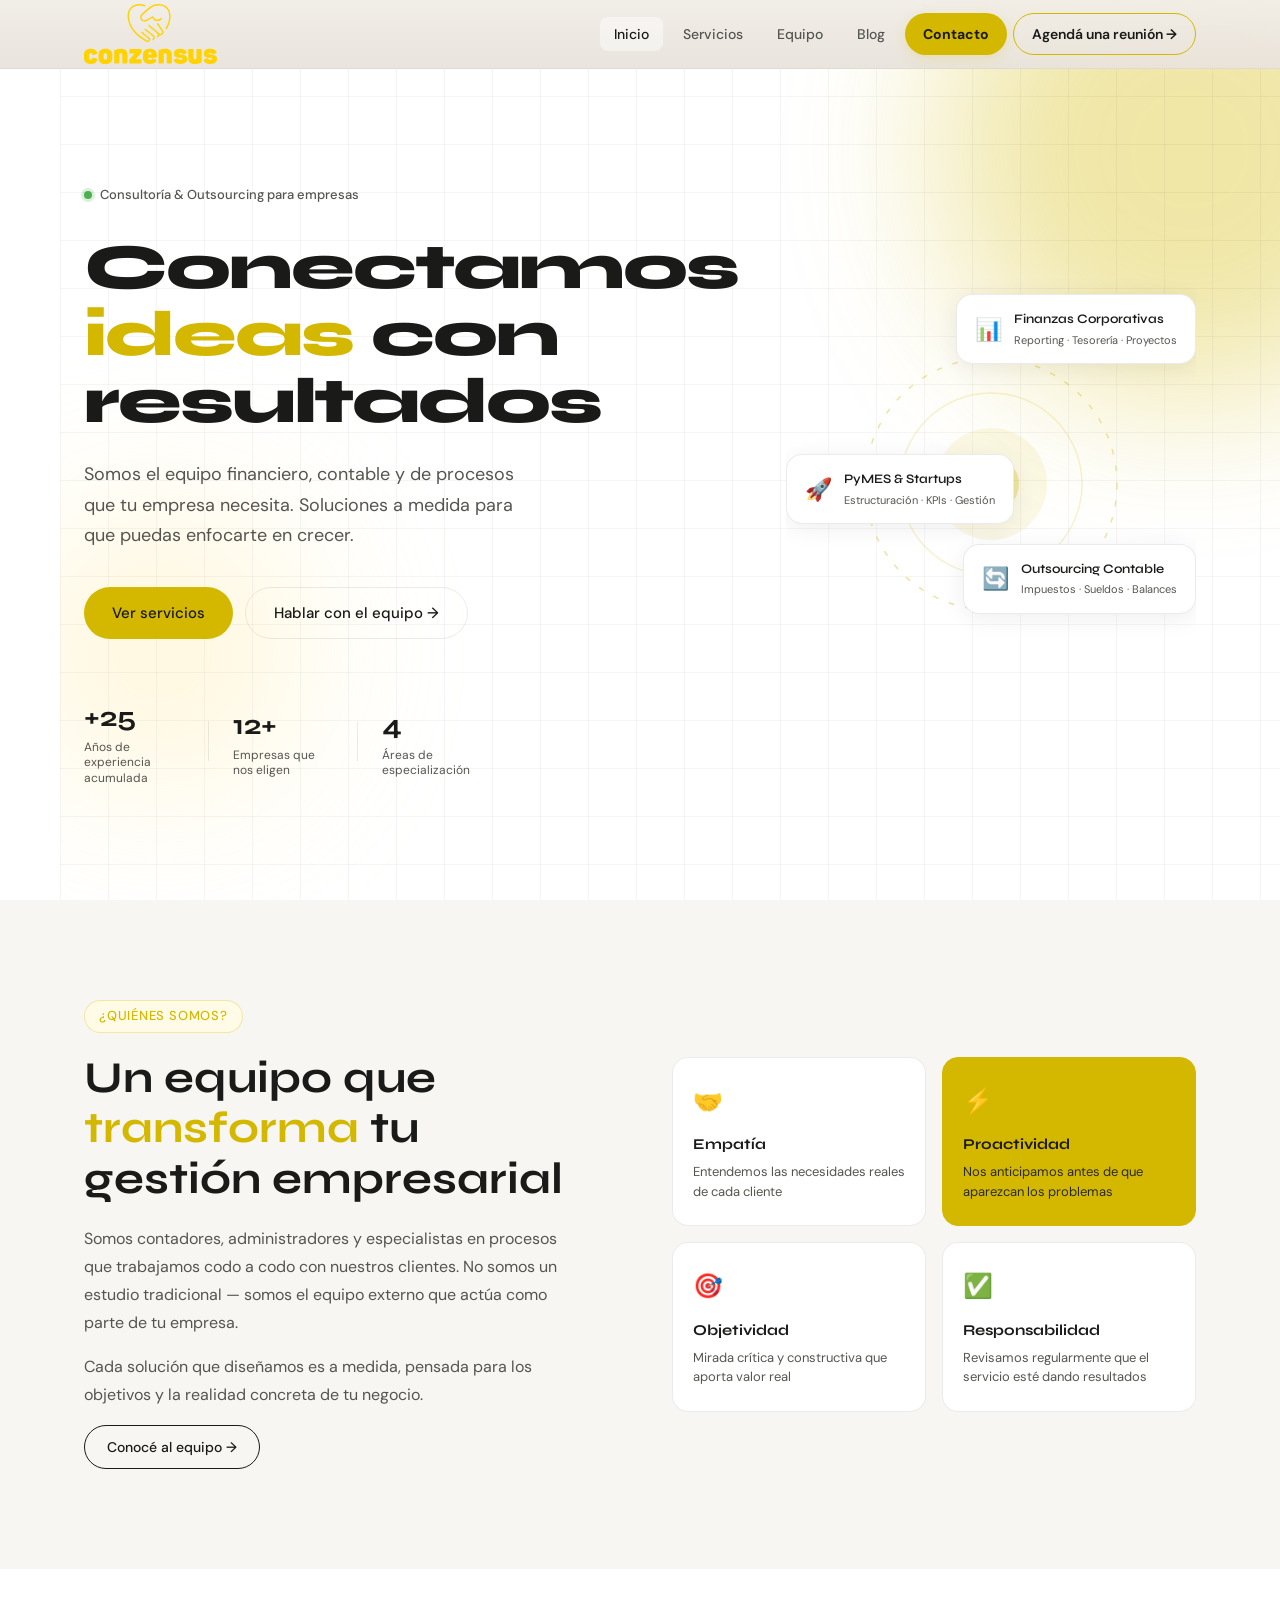
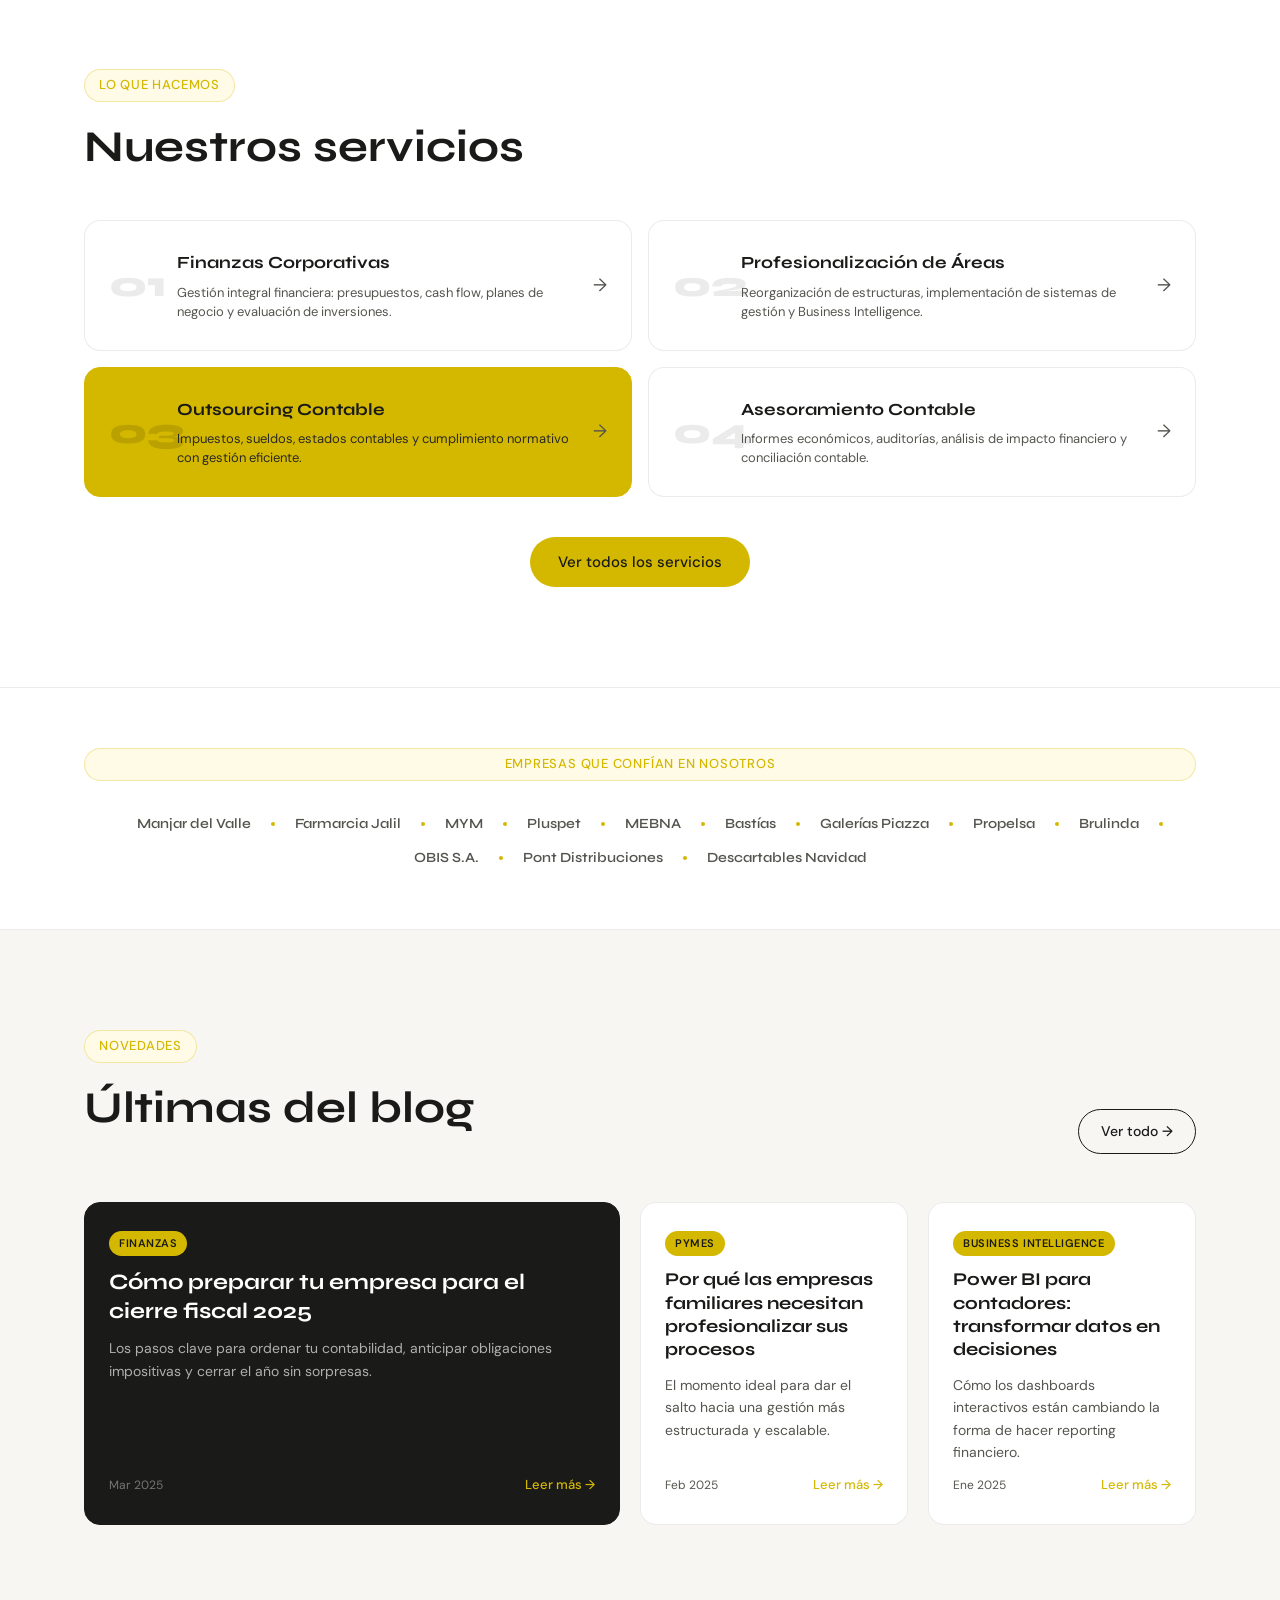
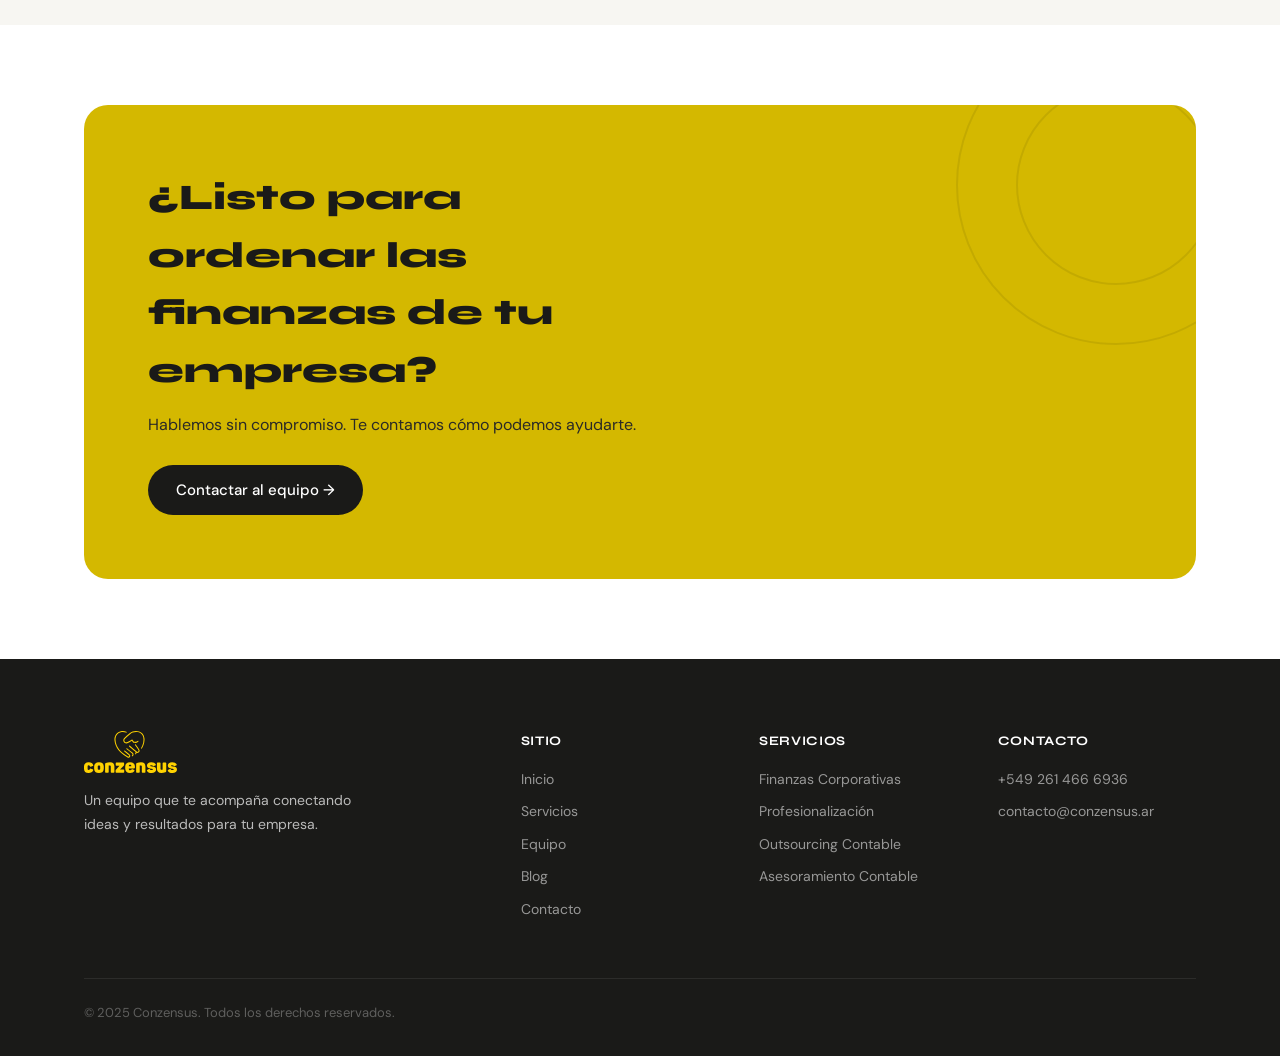
<file: index.html>
<!DOCTYPE html>
<html lang="es">
<head>
<meta charset="UTF-8">
<meta name="viewport" content="width=device-width, initial-scale=1.0">
<title>Conzensus — Conectando Ideas y Resultados</title>
<link rel="preconnect" href="https://fonts.googleapis.com">
<link rel="preconnect" href="https://fonts.gstatic.com" crossorigin>
<link href="https://fonts.googleapis.com/css2?family=Syne:wght@400;600;700;800&family=DM+Sans:ital,wght@0,300;0,400;0,500;1,300&display=swap" rel="stylesheet"  crossorigin="anonymous">
<link rel="stylesheet" href="styles.css">
</head>
<body>

<!-- NAV -->
<nav class="nav" id="nav">
  <div class="nav-inner">
    <a href="index.html" class="logo logo-full">
    <img src="img/logo-conzensus.svg" alt="Conzensus" class="logo-full-mark">
    </a>
    <button class="hamburger" id="hamburger" aria-label="Menú">
      <span></span><span></span><span></span>
    </button>
    <ul class="nav-links" id="nav-links">
      <li><a href="index.html" class="nav-link active">Inicio</a></li>
      <li><a href="servicios.html" class="nav-link">Servicios</a></li>
      <li><a href="equipo.html" class="nav-link">Equipo</a></li>
      <li><a href="blog.html" class="nav-link">Blog</a></li>
      <!-- CTA principal -->
      <li><a href="contacto.html" class="nav-link nav-cta">Contacto</a></li>
      <!-- CTA secundario -->
      <li><a href="contacto.html#agenda" class="nav-link nav-cta-secondary">
      Agendá una reunión →
      </a></li>
    </ul>
  </div>
</nav>

<!-- HERO -->
<section class="hero">
  <div class="hero-bg">
    <div class="hero-blob blob-1"></div>
    <div class="hero-blob blob-2"></div>
    <div class="hero-grid"></div>
  </div>
  <div class="hero-inner">
    <div class="hero-tag">
      <span class="dot"></span>
      Consultoría & Outsourcing para empresas
    </div>
    <h1 class="hero-title">
      Conectamos<br>
      <em>ideas</em> con<br>
      resultados
    </h1>
    <p class="hero-sub">
      Somos el equipo financiero, contable y de procesos que tu empresa necesita. Soluciones a medida para que puedas enfocarte en crecer.
    </p>
    <div class="hero-actions">
      <a href="servicios.html" class="btn btn-primary">Ver servicios</a>
      <a href="contacto.html" class="btn btn-ghost">Hablar con el equipo →</a>
    </div>
    <div class="hero-stats">
      <div class="stat">
        <span class="stat-num">+25</span>
        <span class="stat-label">Años de experiencia acumulada</span>
      </div>
      <div class="stat-divider"></div>
      <div class="stat">
        <span class="stat-num">12+</span>
        <span class="stat-label">Empresas que nos eligen</span>
      </div>
      <div class="stat-divider"></div>
      <div class="stat">
        <span class="stat-num">4</span>
        <span class="stat-label">Áreas de especialización</span>
      </div>
    </div>
  </div>
  <div class="hero-visual">
    <div class="card-float card-f1">
      <div class="cf-icon">📊</div>
      <div>
        <div class="cf-title">Finanzas Corporativas</div>
        <div class="cf-sub">Reporting · Tesorería · Proyectos</div>
      </div>
    </div>
    <div class="card-float card-f2">
      <div class="cf-icon">🔄</div>
      <div>
        <div class="cf-title">Outsourcing Contable</div>
        <div class="cf-sub">Impuestos · Sueldos · Balances</div>
      </div>
    </div>
    <div class="card-float card-f3">
      <div class="cf-icon">🚀</div>
      <div>
        <div class="cf-title">PyMES & Startups</div>
        <div class="cf-sub">Estructuración · KPIs · Gestión</div>
      </div>
    </div>
    <div class="hero-circle">
      <svg viewBox="0 0 200 200" fill="none">
        <circle cx="100" cy="100" r="90" stroke="#D4B800" stroke-width="1" stroke-dasharray="4 8" opacity="0.4"/>
        <circle cx="100" cy="100" r="65" stroke="#D4B800" stroke-width="1" opacity="0.2"/>
        <circle cx="100" cy="100" r="40" fill="#D4B800" opacity="0.1"/>
        <circle cx="100" cy="100" r="20" fill="#D4B800" opacity="0.3"/>
      </svg>
    </div>
  </div>
</section>

<!-- QUIÉNES SOMOS -->
<section class="about" id="nosotros">
  <div class="container">
    <div class="about-grid">
      <div class="about-left">
        <div class="section-tag">¿Quiénes somos?</div>
        <h2 class="section-title">Un equipo que <em>transforma</em> tu gestión empresarial</h2>
        <p class="body-text">Somos contadores, administradores y especialistas en procesos que trabajamos codo a codo con nuestros clientes. No somos un estudio tradicional — somos el equipo externo que actúa como parte de tu empresa.</p>
        <p class="body-text">Cada solución que diseñamos es a medida, pensada para los objetivos y la realidad concreta de tu negocio.</p>
        <a href="equipo.html" class="btn btn-outline">Conocé al equipo →</a>
      </div>
      <div class="about-right">
        <div class="values-grid">
          <div class="value-card">
            <span class="value-icon">🤝</span>
            <h4>Empatía</h4>
            <p>Entendemos las necesidades reales de cada cliente</p>
          </div>
          <div class="value-card accent">
            <span class="value-icon">⚡</span>
            <h4>Proactividad</h4>
            <p>Nos anticipamos antes de que aparezcan los problemas</p>
          </div>
          <div class="value-card">
            <span class="value-icon">🎯</span>
            <h4>Objetividad</h4>
            <p>Mirada crítica y constructiva que aporta valor real</p>
          </div>
          <div class="value-card">
            <span class="value-icon">✅</span>
            <h4>Responsabilidad</h4>
            <p>Revisamos regularmente que el servicio esté dando resultados</p>
          </div>
        </div>
      </div>
    </div>
  </div>
</section>

<!-- SERVICIOS PREVIEW -->
<section class="services-preview">
  <div class="container">
    <div class="section-header">
      <div class="section-tag">Lo que hacemos</div>
      <h2 class="section-title">Nuestros servicios</h2>
    </div>
    <div class="services-grid">
      <a href="servicios.html#finanzas" class="service-card">
        <div class="sc-number">01</div>
        <div class="sc-content">
          <h3>Finanzas Corporativas</h3>
          <p>Gestión integral financiera: presupuestos, cash flow, planes de negocio y evaluación de inversiones.</p>
        </div>
        <div class="sc-arrow">→</div>
      </a>
      <a href="servicios.html#procesos" class="service-card">
        <div class="sc-number">02</div>
        <div class="sc-content">
          <h3>Profesionalización de Áreas</h3>
          <p>Reorganización de estructuras, implementación de sistemas de gestión y Business Intelligence.</p>
        </div>
        <div class="sc-arrow">→</div>
      </a>
      <a href="servicios.html#outsourcing" class="service-card sc-yellow">
        <div class="sc-number">03</div>
        <div class="sc-content">
          <h3>Outsourcing Contable</h3>
          <p>Impuestos, sueldos, estados contables y cumplimiento normativo con gestión eficiente.</p>
        </div>
        <div class="sc-arrow">→</div>
      </a>
      <a href="servicios.html#asesoramiento" class="service-card">
        <div class="sc-number">04</div>
        <div class="sc-content">
          <h3>Asesoramiento Contable</h3>
          <p>Informes económicos, auditorías, análisis de impacto financiero y conciliación contable.</p>
        </div>
        <div class="sc-arrow">→</div>
      </a>
    </div>
    <div class="services-cta">
      <a href="servicios.html" class="btn btn-primary">Ver todos los servicios</a>
    </div>
  </div>
</section>

<!-- CLIENTES -->
<section class="clients">
  <div class="container">
    <div class="section-tag center">Empresas que confían en nosotros</div>
    <div class="clients-strip">
      <div class="client-name">Manjar del Valle</div>
      <div class="client-dot"></div>
      <div class="client-name">Farmarcia Jalil</div>
      <div class="client-dot"></div>
      <div class="client-name">MYM</div>
      <div class="client-dot"></div>
      <div class="client-name">Pluspet</div>
      <div class="client-dot"></div>
      <div class="client-name">MEBNA</div>
      <div class="client-dot"></div>
      <div class="client-name">Bastías</div>
      <div class="client-dot"></div>
      <div class="client-name">Galerías Piazza</div>
      <div class="client-dot"></div>
      <div class="client-name">Propelsa</div>
      <div class="client-dot"></div>
      <div class="client-name">Brulinda</div>
      <div class="client-dot"></div>
      <div class="client-name">OBIS S.A.</div>
      <div class="client-dot"></div>
      <div class="client-name">Pont Distribuciones</div>
      <div class="client-dot"></div>
      <div class="client-name">Descartables Navidad</div>
    </div>
  </div>
</section>

<!-- BLOG PREVIEW -->
<section class="blog-preview">
  <div class="container">
    <div class="section-header spread">
      <div>
        <div class="section-tag">Novedades</div>
        <h2 class="section-title">Últimas del blog</h2>
      </div>
      <a href="blog.html" class="btn btn-outline">Ver todo →</a>
    </div>
    <div class="blog-grid">
      <article class="blog-card blog-featured">
        <div class="bc-tag">Finanzas</div>
        <h3>Cómo preparar tu empresa para el cierre fiscal 2025</h3>
        <p>Los pasos clave para ordenar tu contabilidad, anticipar obligaciones impositivas y cerrar el año sin sorpresas.</p>
        <div class="bc-meta">
          <span>Mar 2025</span>
          <a href="blog.html" class="bc-read">Leer más →</a>
        </div>
      </article>
      <article class="blog-card">
        <div class="bc-tag">PyMES</div>
        <h3>Por qué las empresas familiares necesitan profesionalizar sus procesos</h3>
        <p>El momento ideal para dar el salto hacia una gestión más estructurada y escalable.</p>
        <div class="bc-meta">
          <span>Feb 2025</span>
          <a href="blog.html" class="bc-read">Leer más →</a>
        </div>
      </article>
      <article class="blog-card">
        <div class="bc-tag">Business Intelligence</div>
        <h3>Power BI para contadores: transformar datos en decisiones</h3>
        <p>Cómo los dashboards interactivos están cambiando la forma de hacer reporting financiero.</p>
        <div class="bc-meta">
          <span>Ene 2025</span>
          <a href="blog.html" class="bc-read">Leer más →</a>
        </div>
      </article>
    </div>
  </div>
</section>

<!-- CTA FINAL -->
<section class="cta-section">
  <div class="container">
    <div class="cta-box">
      <div class="cta-content">
        <h2>¿Listo para ordenar las finanzas de tu empresa?</h2>
        <p>Hablemos sin compromiso. Te contamos cómo podemos ayudarte.</p>
        <a href="contacto.html" class="btn btn-dark">Contactar al equipo →</a>
      </div>
      <div class="cta-deco">
        <div class="cta-circle c1"></div>
        <div class="cta-circle c2"></div>
      </div>
    </div>
  </div>
</section>

<!-- FOOTER -->
<footer class="footer">
  <div class="container">
    <div class="footer-grid">
      <div class="footer-brand">
        <a href="index.html" class="logo logo-full">
        <img src="img/logo-conzensus.svg" alt="Conzensus" class="logo-full-mark">
        </a>
        <p>Un equipo que te acompaña conectando ideas y resultados para tu empresa.</p>
      </div>
      <div class="footer-links">
        <h5>Sitio</h5>
        <a href="index.html">Inicio</a>
        <a href="servicios.html">Servicios</a>
        <a href="equipo.html">Equipo</a>
        <a href="blog.html">Blog</a>
        <a href="contacto.html">Contacto</a>
      </div>
      <div class="footer-links">
        <h5>Servicios</h5>
        <a href="servicios.html#finanzas">Finanzas Corporativas</a>
        <a href="servicios.html#procesos">Profesionalización</a>
        <a href="servicios.html#outsourcing">Outsourcing Contable</a>
        <a href="servicios.html#asesoramiento">Asesoramiento Contable</a>
      </div>
      <div class="footer-contact">
        <h5>Contacto</h5>
        <a href="tel:+5492617252297">+549 261 466 6936</a>
        <a href="mailto:info@conzensus.ar">contacto@conzensus.ar</a>
      </div>
    </div>
    <div class="footer-bottom">
      <span>© 2025 Conzensus. Todos los derechos reservados.</span>
    </div>
  </div>
</footer>

<script src="scripts.js"></script>
</body>
</html>
</file>
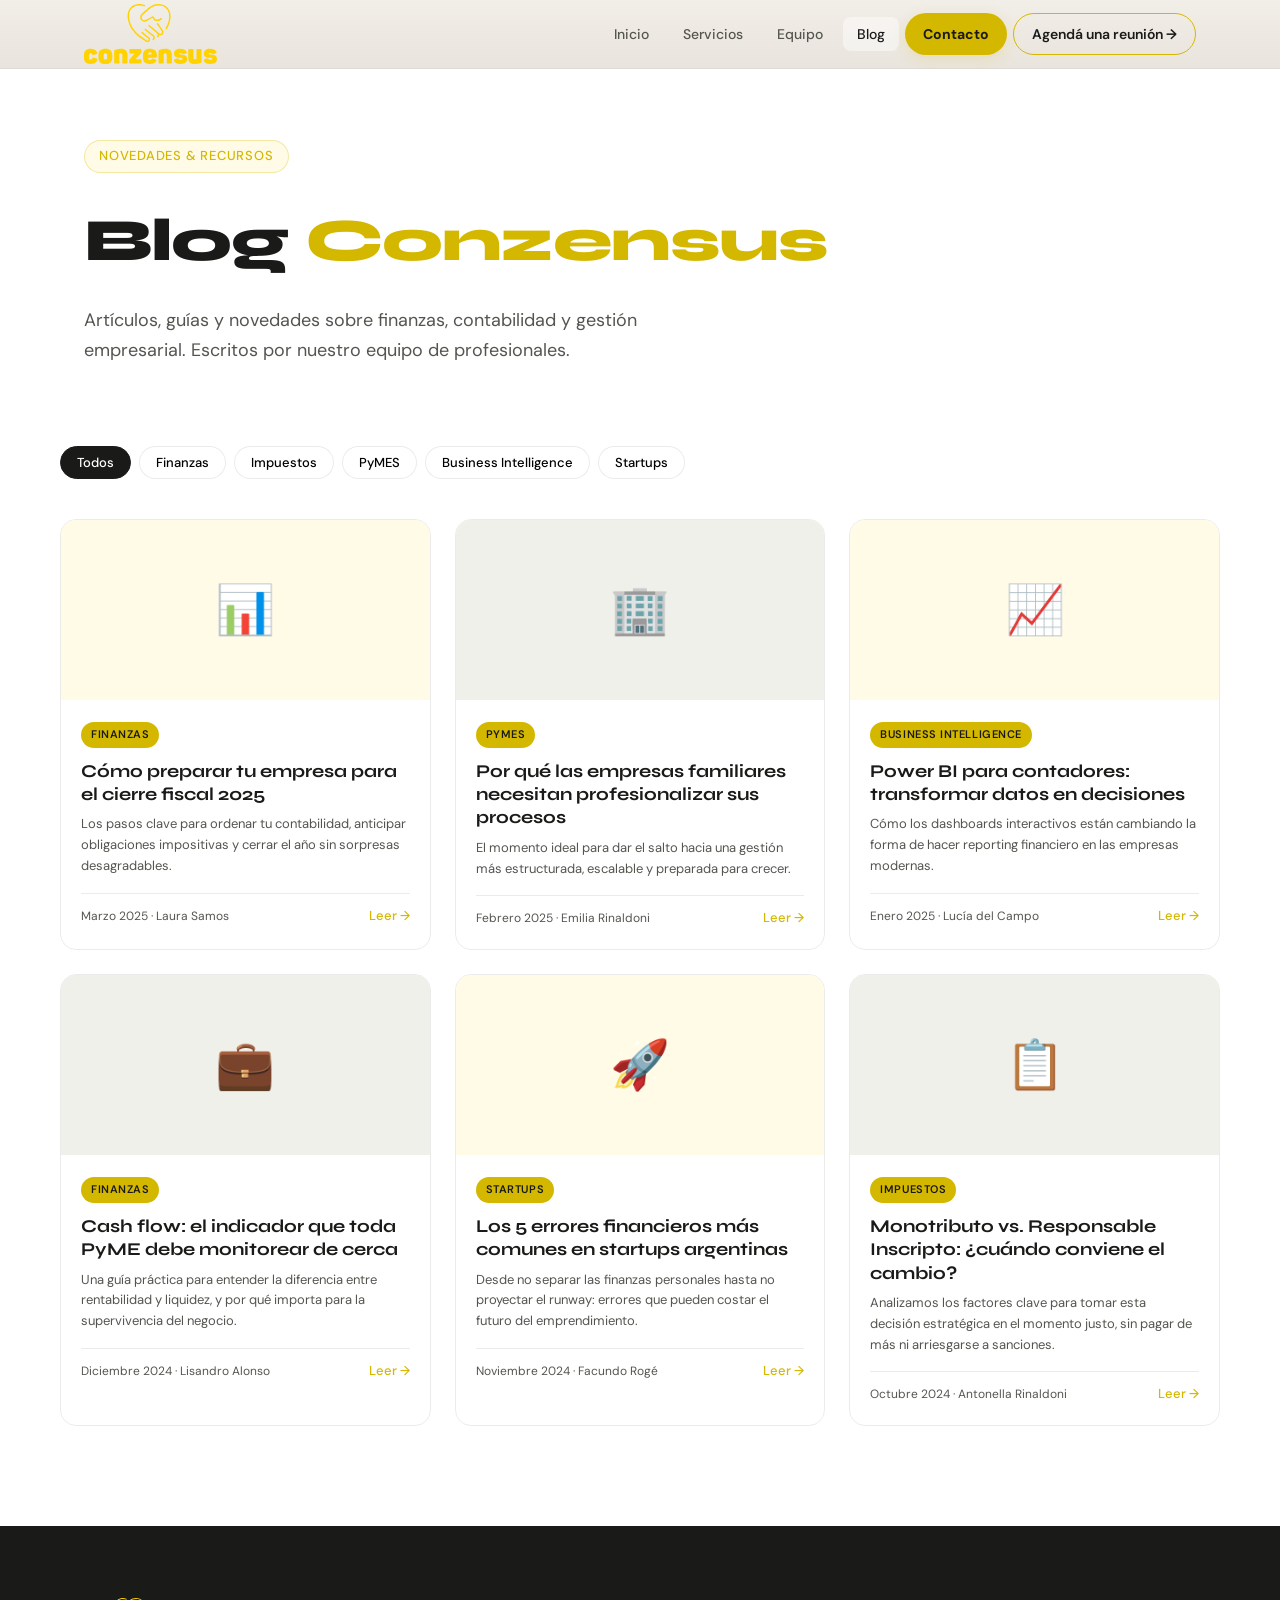
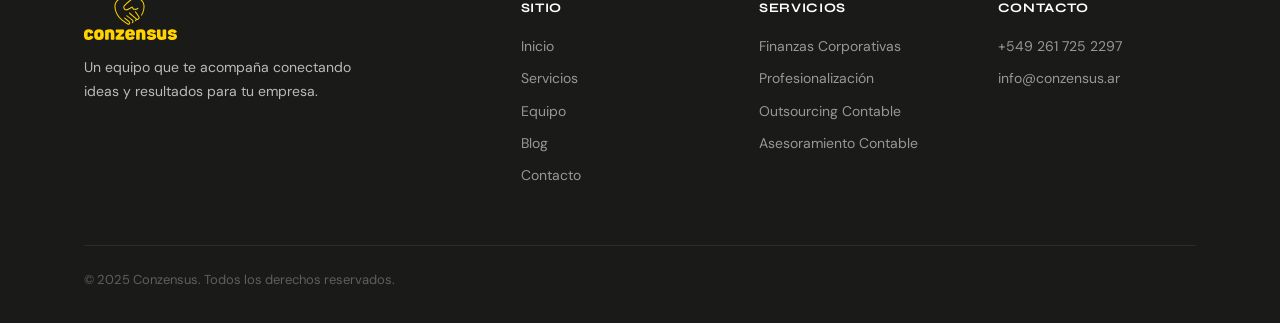
<file: blog.html>
<!DOCTYPE html>
<html lang="es">
<head>
<meta charset="UTF-8">
<meta name="viewport" content="width=device-width, initial-scale=1.0">
<title>Blog — Conzensus</title>
<link rel="preconnect" href="https://fonts.googleapis.com">
<link rel="preconnect" href="https://fonts.gstatic.com" crossorigin>
<link href="https://fonts.googleapis.com/css2?family=Syne:wght@400;600;700;800&family=DM+Sans:ital,wght@0,300;0,400;0,500;1,300&display=swap" rel="stylesheet" crossorigin="anonymous">
<link rel="stylesheet" href="styles.css">
</head>
<body>

<nav class="nav" id="nav">
  <div class="nav-inner">
    <a href="index.html" class="logo logo-full">
    <img src="img/logo-conzensus.svg" alt="Conzensus" class="logo-full-mark">
    </a>
    <button class="hamburger" id="hamburger"><span></span><span></span><span></span></button>
    <ul class="nav-links" id="nav-links">
      <li><a href="index.html" class="nav-link">Inicio</a></li>
      <li><a href="servicios.html" class="nav-link">Servicios</a></li>
      <li><a href="equipo.html" class="nav-link">Equipo</a></li>
      <li><a href="blog.html" class="nav-link active">Blog</a></li>
      <!-- CTA principal -->
      <li><a href="contacto.html" class="nav-link nav-cta">Contacto</a></li>
      <!-- CTA secundario -->
      <li><a href="contacto.html#agenda" class="nav-link nav-cta-secondary">
      Agendá una reunión →
      </a></li>
    </ul>
  </div>
</nav>

<main>
  <div class="page-hero">
    <div class="section-tag">Novedades & Recursos</div>
    <h1>Blog <em style="font-style:normal;color:#D4B800">Conzensus</em></h1>
    <p>Artículos, guías y novedades sobre finanzas, contabilidad y gestión empresarial. Escritos por nuestro equipo de profesionales.</p>
  </div>

  <div class="container blog-full">
    <div class="blog-cats">
      <button class="blog-cat active">Todos</button>
      <button class="blog-cat">Finanzas</button>
      <button class="blog-cat">Impuestos</button>
      <button class="blog-cat">PyMES</button>
      <button class="blog-cat">Business Intelligence</button>
      <button class="blog-cat">Startups</button>
    </div>

    <div class="blog-full-grid">
      <article class="blog-full-card">
        <div class="bfc-thumb" style="background:#FFFBE6; font-size:48px;">📊</div>
        <div class="bfc-body">
          <div class="bc-tag">Finanzas</div>
          <h3>Cómo preparar tu empresa para el cierre fiscal 2025</h3>
          <p>Los pasos clave para ordenar tu contabilidad, anticipar obligaciones impositivas y cerrar el año sin sorpresas desagradables.</p>
          <div class="bfc-foot">
            <span class="bfc-date">Marzo 2025 · Laura Samos</span>
            <a href="#" class="bc-read">Leer →</a>
          </div>
        </div>
      </article>

      <article class="blog-full-card">
        <div class="bfc-thumb" style="background:#f0f0ea; font-size:48px;">🏢</div>
        <div class="bfc-body">
          <div class="bc-tag">PyMES</div>
          <h3>Por qué las empresas familiares necesitan profesionalizar sus procesos</h3>
          <p>El momento ideal para dar el salto hacia una gestión más estructurada, escalable y preparada para crecer.</p>
          <div class="bfc-foot">
            <span class="bfc-date">Febrero 2025 · Emilia Rinaldoni</span>
            <a href="#" class="bc-read">Leer →</a>
          </div>
        </div>
      </article>

      <article class="blog-full-card">
        <div class="bfc-thumb" style="background:#FFFBE6; font-size:48px;">📈</div>
        <div class="bfc-body">
          <div class="bc-tag">Business Intelligence</div>
          <h3>Power BI para contadores: transformar datos en decisiones</h3>
          <p>Cómo los dashboards interactivos están cambiando la forma de hacer reporting financiero en las empresas modernas.</p>
          <div class="bfc-foot">
            <span class="bfc-date">Enero 2025 · Lucía del Campo</span>
            <a href="#" class="bc-read">Leer →</a>
          </div>
        </div>
      </article>

      <article class="blog-full-card">
        <div class="bfc-thumb" style="background:#f0f0ea; font-size:48px;">💼</div>
        <div class="bfc-body">
          <div class="bc-tag">Finanzas</div>
          <h3>Cash flow: el indicador que toda PyME debe monitorear de cerca</h3>
          <p>Una guía práctica para entender la diferencia entre rentabilidad y liquidez, y por qué importa para la supervivencia del negocio.</p>
          <div class="bfc-foot">
            <span class="bfc-date">Diciembre 2024 · Lisandro Alonso</span>
            <a href="#" class="bc-read">Leer →</a>
          </div>
        </div>
      </article>

      <article class="blog-full-card">
        <div class="bfc-thumb" style="background:#FFFBE6; font-size:48px;">🚀</div>
        <div class="bfc-body">
          <div class="bc-tag">Startups</div>
          <h3>Los 5 errores financieros más comunes en startups argentinas</h3>
          <p>Desde no separar las finanzas personales hasta no proyectar el runway: errores que pueden costar el futuro del emprendimiento.</p>
          <div class="bfc-foot">
            <span class="bfc-date">Noviembre 2024 · Facundo Rogé</span>
            <a href="#" class="bc-read">Leer →</a>
          </div>
        </div>
      </article>

      <article class="blog-full-card">
        <div class="bfc-thumb" style="background:#f0f0ea; font-size:48px;">📋</div>
        <div class="bfc-body">
          <div class="bc-tag">Impuestos</div>
          <h3>Monotributo vs. Responsable Inscripto: ¿cuándo conviene el cambio?</h3>
          <p>Analizamos los factores clave para tomar esta decisión estratégica en el momento justo, sin pagar de más ni arriesgarse a sanciones.</p>
          <div class="bfc-foot">
            <span class="bfc-date">Octubre 2024 · Antonella Rinaldoni</span>
            <a href="#" class="bc-read">Leer →</a>
          </div>
        </div>
      </article>
    </div>
  </div>
</main>

<footer class="footer">
  <div class="container">
    <div class="footer-grid">
      <div class="footer-brand">
        <a href="index.html" class="logo logo-full">
        <img src="img/logo-conzensus.svg" alt="Conzensus" class="logo-full-mark">
        </a>
        <p>Un equipo que te acompaña conectando ideas y resultados para tu empresa.</p></div>
      <div class="footer-links"><h5>Sitio</h5><a href="index.html">Inicio</a><a href="servicios.html">Servicios</a><a href="equipo.html">Equipo</a><a href="blog.html">Blog</a><a href="contacto.html">Contacto</a></div>
      <div class="footer-links"><h5>Servicios</h5><a href="servicios.html#finanzas">Finanzas Corporativas</a><a href="servicios.html#procesos">Profesionalización</a><a href="servicios.html#outsourcing">Outsourcing Contable</a><a href="servicios.html#asesoramiento">Asesoramiento Contable</a></div>
      <div class="footer-contact"><h5>Contacto</h5><a href="tel:+5492617252297">+549 261 725 2297</a><a href="mailto:info@conzensus.ar">info@conzensus.ar</a></div>
    </div>
    <div class="footer-bottom"><span>© 2025 Conzensus. Todos los derechos reservados.</span></div>
  </div>
</footer>
<script>
document.querySelectorAll('.blog-cat').forEach(btn => {
  btn.addEventListener('click', function() {
    document.querySelectorAll('.blog-cat').forEach(b => b.classList.remove('active'));
    this.classList.add('active');
  });
});
</script>
<script src="scripts.js"></script>
</body>
</html>
</file>
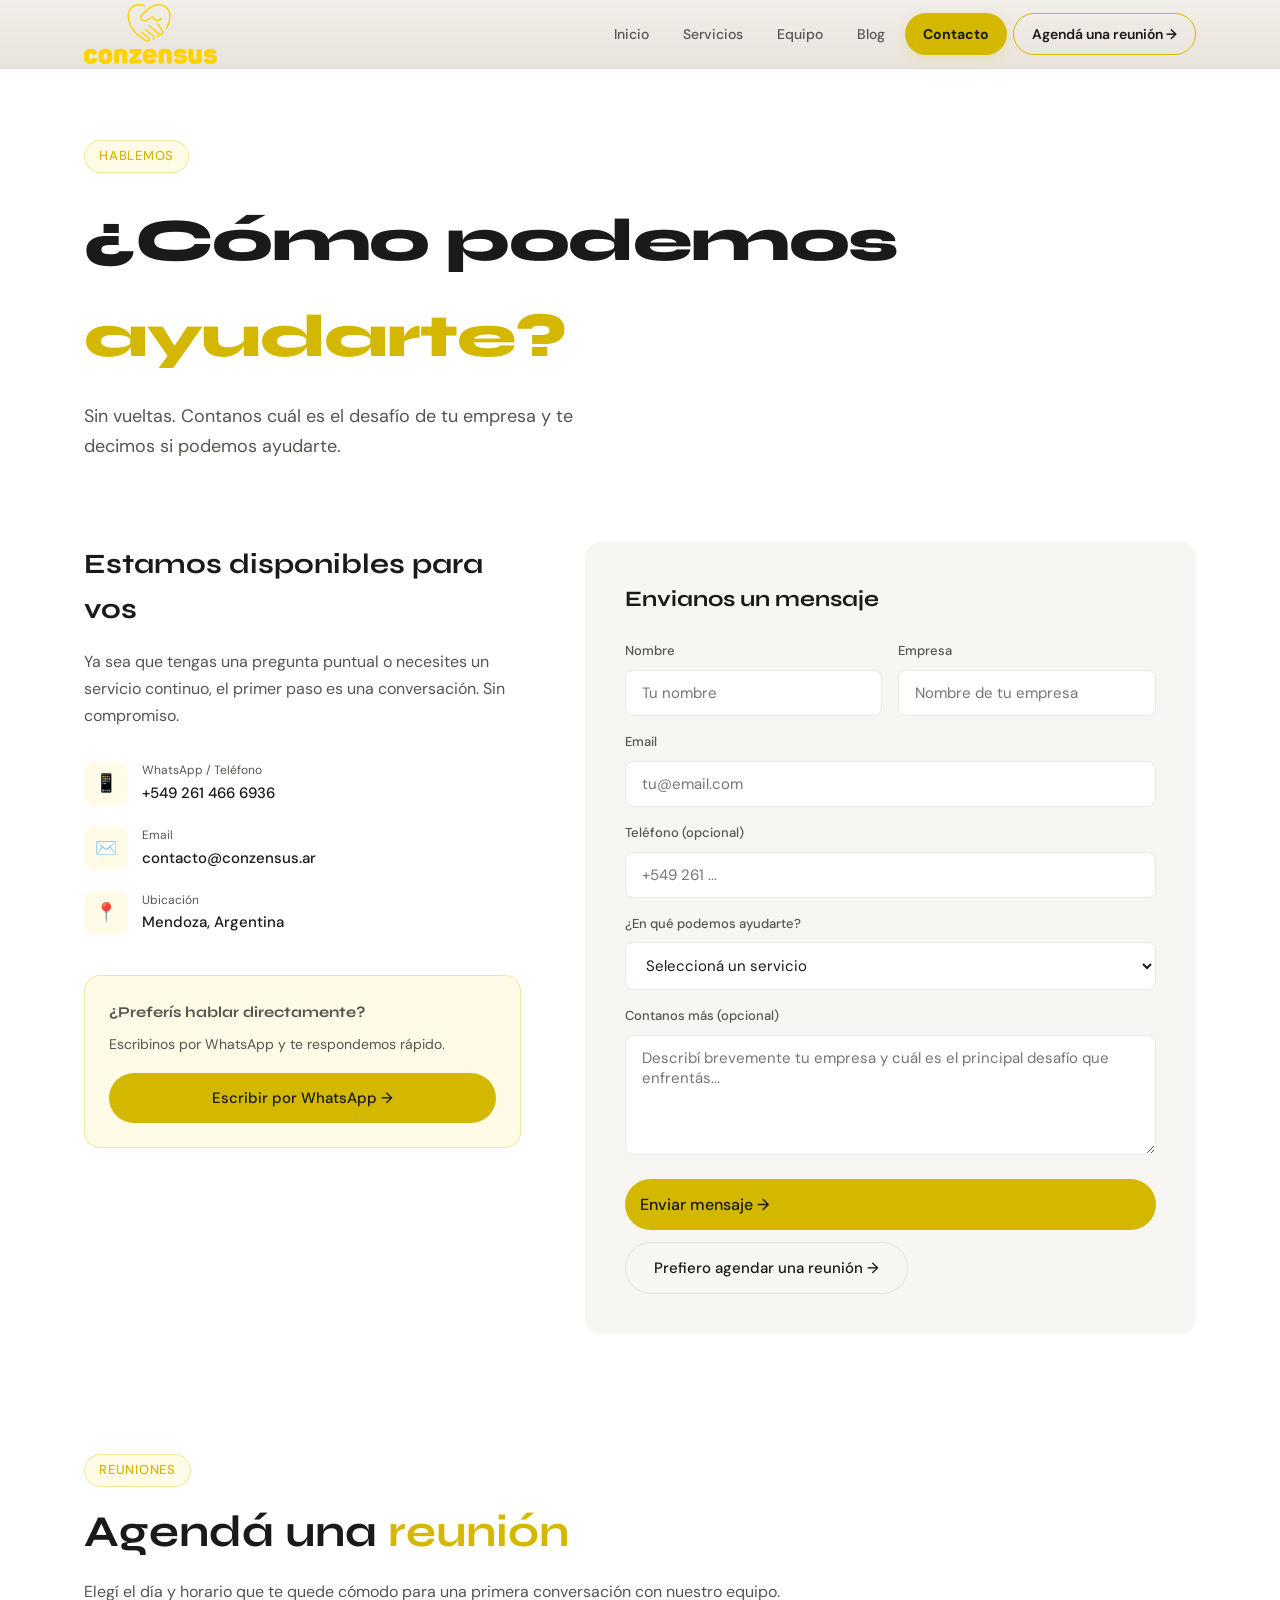
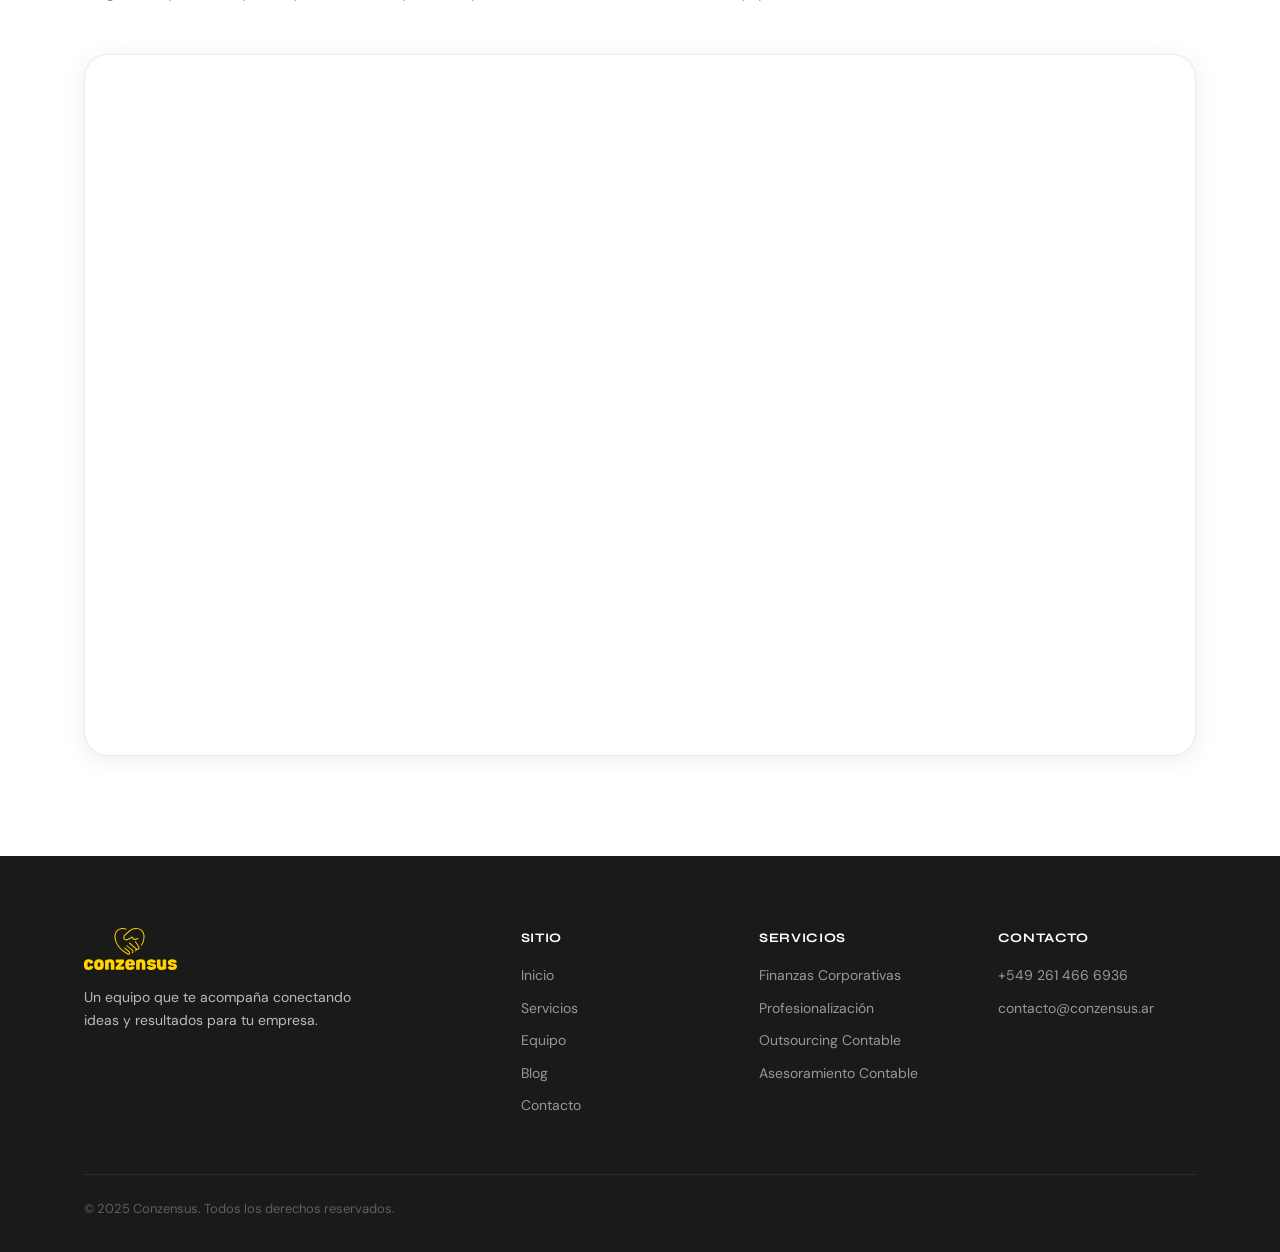
<file: contacto.html>
<!DOCTYPE html>
<html lang="es">
<head>
  <meta charset="UTF-8">
  <meta name="viewport" content="width=device-width, initial-scale=1.0">
  <title>Contacto — Conzensus</title>
  <link rel="preconnect" href="https://fonts.googleapis.com">
  <link rel="preconnect" href="https://fonts.gstatic.com" crossorigin>
  <link href="https://fonts.googleapis.com/css2?family=Syne:wght@400;600;700;800&family=DM+Sans:ital,wght@0,300;0,400;0,500;1,300&display=swap" rel="stylesheet" crossorigin="anonymous">
  <link rel="stylesheet" href="styles.css">
</head>
<body>

<nav class="nav" id="nav">
  <div class="nav-inner">
    <a href="index.html" class="logo logo-full">
      <img src="img/logo-conzensus.svg" alt="Conzensus" class="logo-full-mark">
    </a>
    <button class="hamburger" id="hamburger" aria-label="Abrir menú">
      <span></span><span></span><span></span>
    </button>
    <ul class="nav-links" id="nav-links">
      <li><a href="index.html" class="nav-link">Inicio</a></li>
      <li><a href="servicios.html" class="nav-link">Servicios</a></li>
      <li><a href="equipo.html" class="nav-link">Equipo</a></li>
      <li><a href="blog.html" class="nav-link">Blog</a></li>
      <!-- CTA principal -->
      <li><a href="contacto.html" class="nav-link nav-cta">Contacto</a></li>
      <!-- CTA secundario -->
      <li><a href="contacto.html#agenda" class="nav-link nav-cta-secondary">
      Agendá una reunión →
      </a></li>
</ul>
    </ul>
  </div>
</nav>

<main>
  <div class="page-hero">
    <div class="section-tag">Hablemos</div>
    <h1>¿Cómo podemos<br><em style="font-style:normal;color:#D4B800">ayudarte?</em></h1>
    <p>Sin vueltas. Contanos cuál es el desafío de tu empresa y te decimos si podemos ayudarte.</p>
  </div>

  <div class="container">
    <div class="contact-grid">
      <div class="contact-info">
        <h2>Estamos disponibles para vos</h2>
        <p>Ya sea que tengas una pregunta puntual o necesites un servicio continuo, el primer paso es una conversación. Sin compromiso.</p>

        <div class="contact-items">
          <div class="ci-item">
            <div class="ci-icon">📱</div>
            <div>
              <div class="ci-label">WhatsApp / Teléfono</div>
              <a href="tel:+5492614666936" class="ci-val">+549 261 466 6936</a>
            </div>
          </div>

          <div class="ci-item">
            <div class="ci-icon">✉️</div>
            <div>
              <div class="ci-label">Email</div>
              <a href="mailto:contacto@conzensus.ar" class="ci-val">contacto@conzensus.ar</a>
            </div>
          </div>

          <div class="ci-item">
            <div class="ci-icon">📍</div>
            <div>
              <div class="ci-label">Ubicación</div>
              <div class="ci-val">Mendoza, Argentina</div>
            </div>
          </div>
        </div>

        <div style="background:var(--yellow-bg);border-radius:var(--radius);padding:24px;border:1px solid rgba(212,184,0,0.3);">
          <p style="font-family:var(--font-display);font-size:15px;font-weight:700;margin-bottom:8px;">¿Preferís hablar directamente?</p>
          <p style="font-size:14px;color:var(--mid);margin-bottom:16px;">Escribinos por WhatsApp y te respondemos rápido.</p>
          <a href="https://wa.me/5492614666936?text=Hola, quiero saber más sobre los servicios de Conzensus" target="_blank" rel="noopener noreferrer" class="btn btn-primary" style="width:100%;justify-content:center;">
            Escribir por WhatsApp →
          </a>
        </div>
      </div>

      <div class="contact-form">
        <h3>Envianos un mensaje</h3>

        <form id="contactForm">
          <div class="form-row">
            <div class="form-group">
              <label for="nombre">Nombre</label>
              <input id="nombre" name="nombre" type="text" placeholder="Tu nombre" required>
            </div>
            <div class="form-group">
              <label for="empresa">Empresa</label>
              <input id="empresa" name="empresa" type="text" placeholder="Nombre de tu empresa">
            </div>
          </div>

          <div class="form-group">
            <label for="email">Email</label>
            <input id="email" name="email" type="email" placeholder="tu@email.com" required>
          </div>

          <div class="form-group">
            <label for="telefono">Teléfono (opcional)</label>
            <input id="telefono" name="telefono" type="tel" placeholder="+549 261 ...">
          </div>

          <div class="form-group">
            <label for="servicio">¿En qué podemos ayudarte?</label>
            <select id="servicio" name="servicio" required>
              <option value="">Seleccioná un servicio</option>
              <option>Finanzas Corporativas</option>
              <option>Profesionalización de Áreas y Procesos</option>
              <option>Outsourcing Contable</option>
              <option>Asesoramiento Contable y Administrativo</option>
              <option>No sé bien, quiero conversar</option>
            </select>
          </div>

          <div class="form-group">
            <label for="mensaje">Contanos más (opcional)</label>
            <textarea id="mensaje" name="mensaje" placeholder="Describí brevemente tu empresa y cuál es el principal desafío que enfrentás..."></textarea>
          </div>

          <button type="submit" class="btn btn-primary form-submit" id="submitBtn">
            Enviar mensaje →
          </button>

          <p id="formMessage" style="margin-top:12px;font-size:14px;display:none;"></p>

          <a href="#agenda" class="btn btn-ghost" style="margin-top:12px;">
            Prefiero agendar una reunión →
          </a>
        </form>
      </div>
    </div>
  </div>

  <section class="agenda-section" id="agenda">
    <div class="container">
      <div class="section-header">
        <div class="section-tag">Reuniones</div>
        <h2 class="section-title">Agendá una <em>reunión</em></h2>
        <p class="body-text">
          Elegí el día y horario que te quede cómodo para una primera conversación con nuestro equipo.
        </p>
      </div>

      <div class="agenda-embed">
        <iframe
          src="https://calendar.google.com/calendar/appointments/schedules/AcZssZ0dQAZlpY0D4k2pWkt3N8kASw7nlkZzEgkNfyfZdUxSKBVDIQdqWvR7NGJXZCdHrRFBotVoZxny?gv=true"
          width="100%"
          height="700"
          frameborder="0"
          style="border:0;">
        </iframe>
      </div>
    </div>
  </section>
</main>

<footer class="footer">
  <div class="container">
    <div class="footer-grid">
      <div class="footer-brand">
        <a href="index.html" class="logo logo-full">
          <img src="img/logo-conzensus.svg" alt="Conzensus" class="logo-full-mark">
        </a>
        <p>Un equipo que te acompaña conectando ideas y resultados para tu empresa.</p>
      </div>

      <div class="footer-links">
        <h5>Sitio</h5>
        <a href="index.html">Inicio</a>
        <a href="servicios.html">Servicios</a>
        <a href="equipo.html">Equipo</a>
        <a href="blog.html">Blog</a>
        <a href="contacto.html">Contacto</a>
      </div>

      <div class="footer-links">
        <h5>Servicios</h5>
        <a href="servicios.html#finanzas">Finanzas Corporativas</a>
        <a href="servicios.html#procesos">Profesionalización</a>
        <a href="servicios.html#outsourcing">Outsourcing Contable</a>
        <a href="servicios.html#asesoramiento">Asesoramiento Contable</a>
      </div>

      <div class="footer-contact">
        <h5>Contacto</h5>
        <a href="tel:+5492614666936">+549 261 466 6936</a>
        <a href="mailto:contacto@conzensus.ar">contacto@conzensus.ar</a>
      </div>
    </div>

    <div class="footer-bottom">
      <span>© 2025 Conzensus. Todos los derechos reservados.</span>
    </div>
  </div>
</footer>

<script>
  const SCRIPT_URL = 'https://script.google.com/macros/s/AKfycbz_YCaiRQ3XU9mpqHv1FXM3N0YoOB2fX1nLSOqgPpTJsb_JZKvjhVLKSt28UNf5hTwsbw/exec';

  const form = document.getElementById('contactForm');
  const submitBtn = document.getElementById('submitBtn');
  const formMessage = document.getElementById('formMessage');

  form.addEventListener('submit', async function (e) {
    e.preventDefault();

    submitBtn.disabled = true;
    submitBtn.textContent = 'Enviando...';
    formMessage.style.display = 'none';

    const formData = {
      nombre: form.nombre.value.trim(),
      empresa: form.empresa.value.trim(),
      email: form.email.value.trim(),
      telefono: form.telefono.value.trim(),
      servicio: form.servicio.value,
      mensaje: form.mensaje.value.trim()
    };

    try {
      const response = await fetch(SCRIPT_URL, {
        method: 'POST',
        headers: {
          'Content-Type': 'text/plain;charset=utf-8'
        },
        body: JSON.stringify(formData)
      });

      const result = await response.json();

      if (result.success) {
        form.reset();
        formMessage.textContent = '¡Gracias! Recibimos tu mensaje y te vamos a responder pronto.';
        formMessage.style.color = '#2a9d3a';
        formMessage.style.display = 'block';
        submitBtn.textContent = 'Mensaje enviado ✓';
      } else {
        throw new Error(result.error || 'No se pudo enviar el formulario.');
      }
    } catch (error) {
      formMessage.textContent = 'Hubo un problema al enviar el mensaje. Probá nuevamente o escribinos por WhatsApp.';
      formMessage.style.color = '#c0392b';
      formMessage.style.display = 'block';
      submitBtn.disabled = false;
      submitBtn.textContent = 'Enviar mensaje →';
      console.error(error);
    }
  });

  const agendaSection = document.getElementById('agenda');

  if (agendaSection) {
    const observer = new IntersectionObserver(
      (entries) => {
        entries.forEach((entry) => {
          if (entry.isIntersecting) {
            agendaSection.classList.add('is-visible');
          }
        });
      },
      { threshold: 0.15 }
    );

    observer.observe(agendaSection);
  }
</script>

<script src="scripts.js"></script>
</body>
</html>
</file>
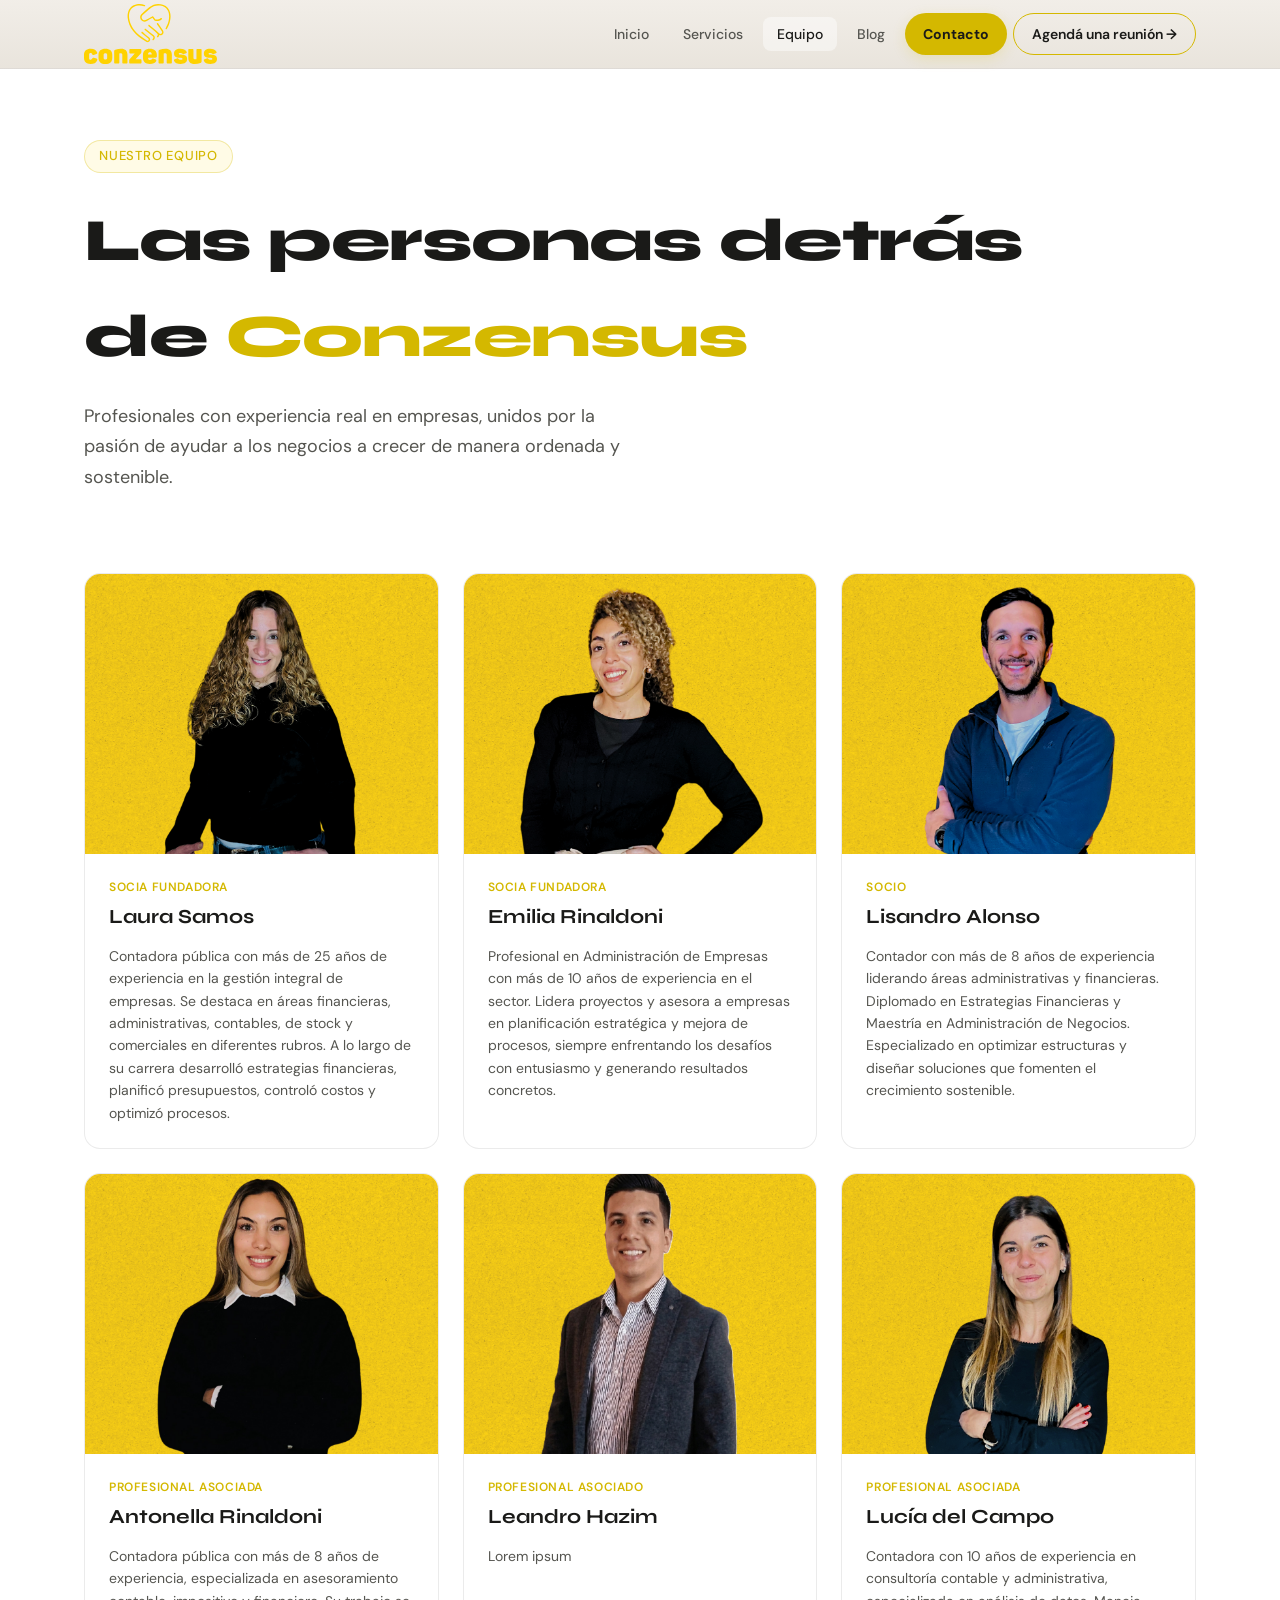
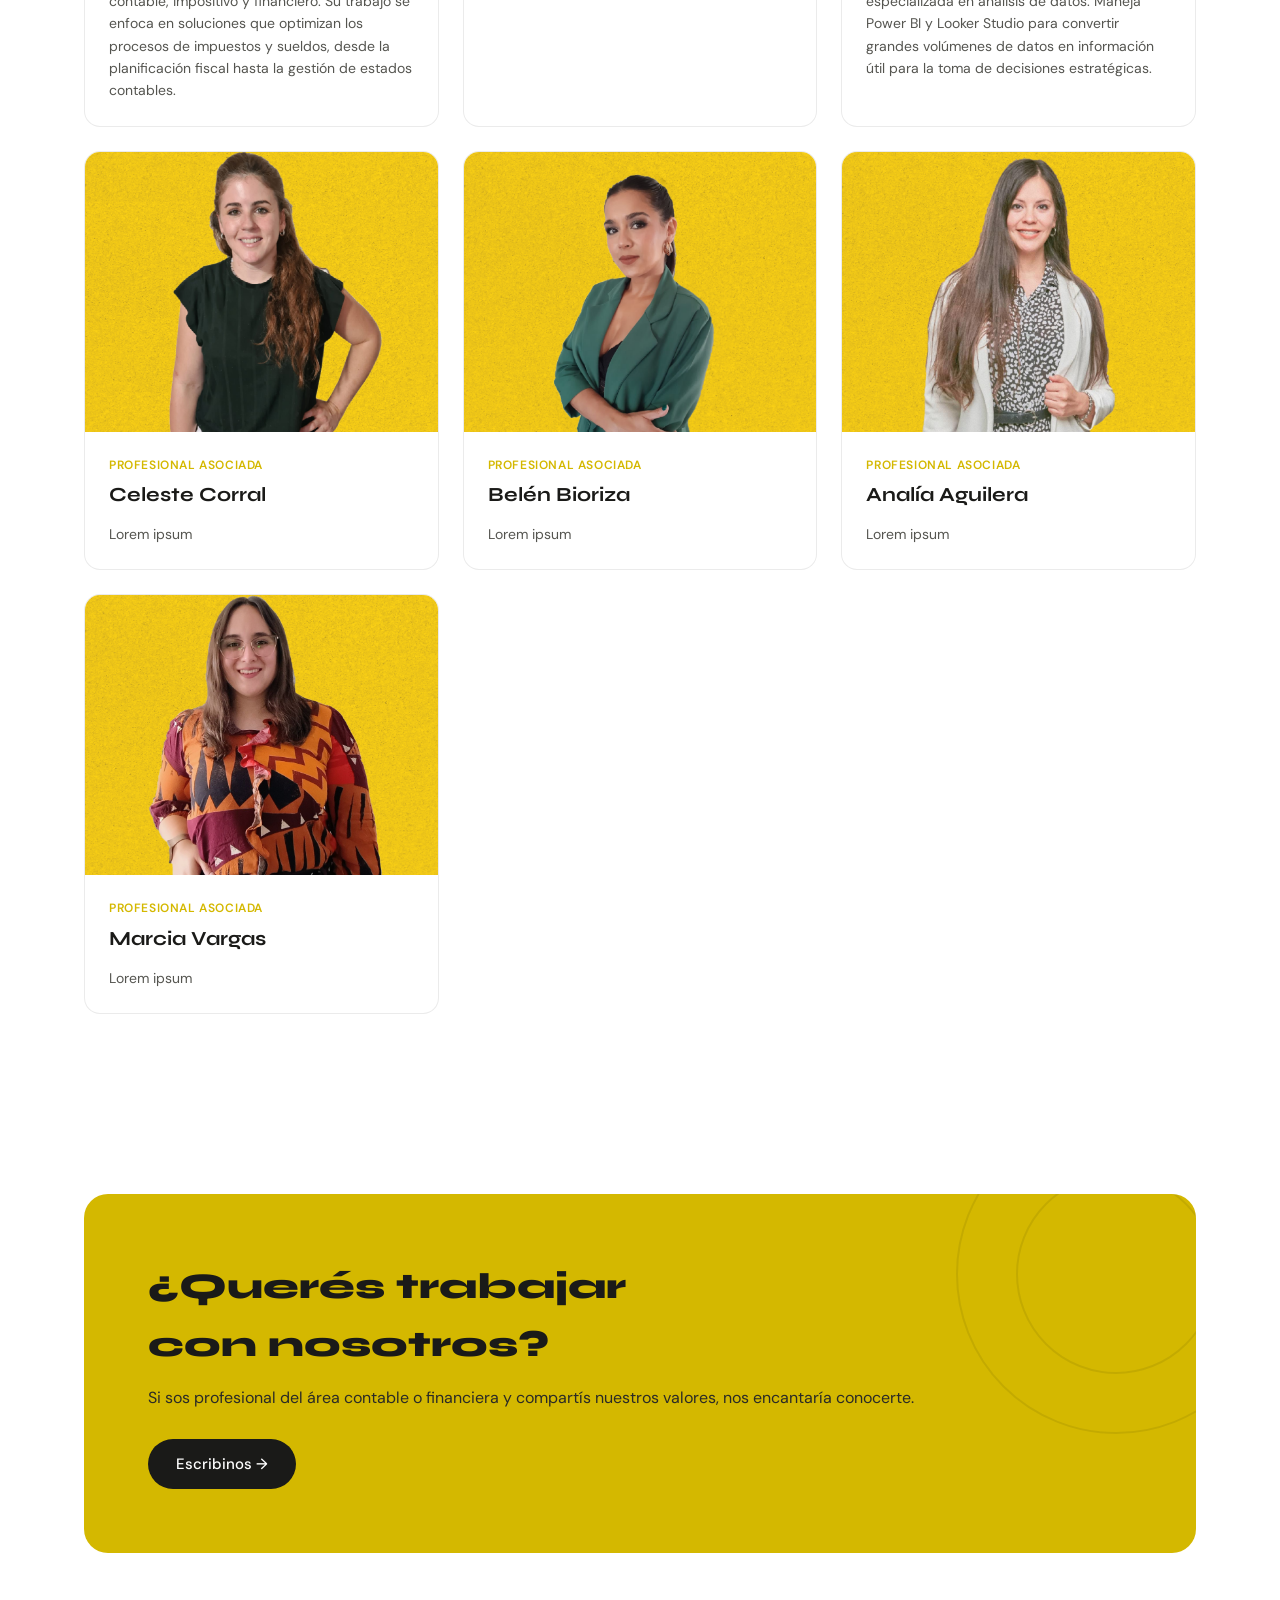
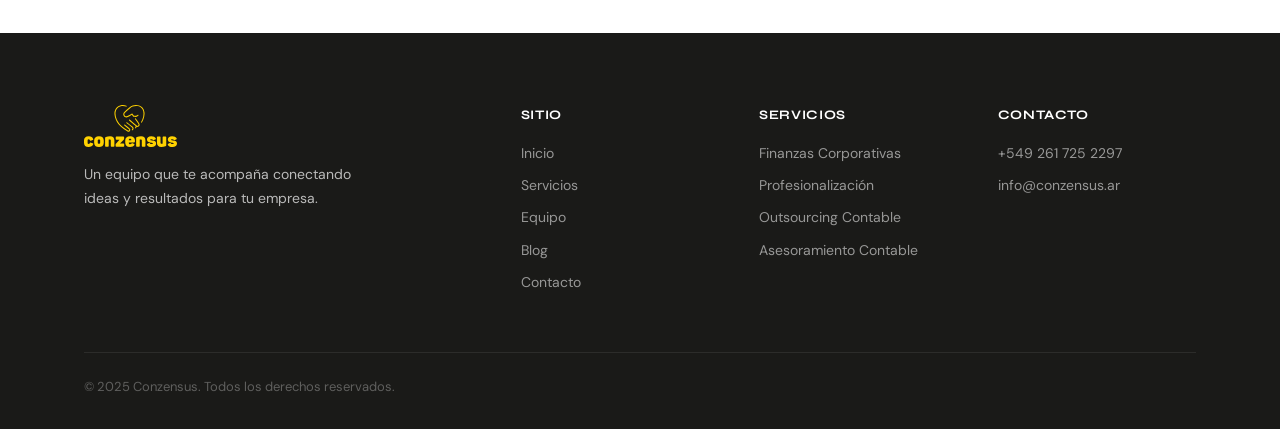
<file: equipo.html>
<!DOCTYPE html>
<html lang="es">
<head>
<meta charset="UTF-8">
<meta name="viewport" content="width=device-width, initial-scale=1.0">
<title>Equipo — Conzensus</title>
<link rel="preconnect" href="https://fonts.googleapis.com">
<link rel="preconnect" href="https://fonts.gstatic.com" crossorigin>
<link href="https://fonts.googleapis.com/css2?family=Syne:wght@400;600;700;800&family=DM+Sans:ital,wght@0,300;0,400;0,500;1,300&display=swap" rel="stylesheet" crossorigin="anonymous">
<link rel="stylesheet" href="styles.css">
</head>
<body>

<nav class="nav" id="nav">
  <div class="nav-inner">
  <a href="index.html" class="logo logo-full">
  <img src="img/logo-conzensus.svg" alt="Conzensus" class="logo-full-mark">
  </a>
    <button class="hamburger" id="hamburger" aria-label="Abrir menú">
      <span></span><span></span><span></span>
    </button>
    <ul class="nav-links" id="nav-links">
      <li><a href="index.html" class="nav-link">Inicio</a></li>
      <li><a href="servicios.html" class="nav-link">Servicios</a></li>
      <li><a href="equipo.html" class="nav-link active">Equipo</a></li>
      <li><a href="blog.html" class="nav-link">Blog</a></li>
           <!-- CTA principal -->
      <li><a href="contacto.html" class="nav-link nav-cta">Contacto</a></li>
      <!-- CTA secundario -->
      <li><a href="contacto.html#agenda" class="nav-link nav-cta-secondary">
      Agendá una reunión →
      </a></li>
    </ul>
  </div>
</nav>

<main>
  <div class="page-hero">
    <div class="section-tag">Nuestro equipo</div>
    <h1>Las personas detrás<br>de <em style="font-style:normal;color:#D4B800">Conzensus</em></h1>
    <p>Profesionales con experiencia real en empresas, unidos por la pasión de ayudar a los negocios a crecer de manera ordenada y sostenible.</p>
  </div>

  <div class="container">
    <div class="team-grid">

      <div class="team-card">
        <div class="tc-img">
          <img src="img/laura-samos.png" alt="Laura Samos">
          <a href="https://www.linkedin.com/in/lsamos/" target="_blank" rel="noopener noreferrer" class="tc-linkedin" aria-label="LinkedIn de Laura Samos">
            <svg viewBox="0 0 24 24" aria-hidden="true">
              <path d="M20.447 20.452h-3.554v-5.569c0-1.328-.027-3.037-1.851-3.037-1.853 0-2.136 1.445-2.136 2.939v5.667H9.35V9h3.414v1.561h.049c.476-.9 1.637-1.849 3.37-1.849 3.601 0 4.267 2.368 4.267 5.455v6.285zM5.337 7.433a2.062 2.062 0 1 1 0-4.124 2.062 2.062 0 0 1 0 4.124zM6.999 20.452H3.675V9h3.324v11.452z"/>
            </svg>
          </a>
        </div>
        <div class="tc-body">
          <div class="tc-role">Socia Fundadora</div>
          <div class="tc-name">Laura Samos</div>
          <p class="tc-bio">Contadora pública con más de 25 años de experiencia en la gestión integral de empresas. Se destaca en áreas financieras, administrativas, contables, de stock y comerciales en diferentes rubros. A lo largo de su carrera desarrolló estrategias financieras, planificó presupuestos, controló costos y optimizó procesos.</p>
        </div>
      </div>

      <div class="team-card">
        <div class="tc-img">
          <img src="img/emilia-rinaldoni.png" alt="Emilia Rinaldoni">
          <a href="https://www.linkedin.com/in/erinaldoni/" target="_blank" rel="noopener noreferrer" class="tc-linkedin" aria-label="LinkedIn de Emilia Rinaldoni">
            <svg viewBox="0 0 24 24" aria-hidden="true">
              <path d="M20.447 20.452h-3.554v-5.569c0-1.328-.027-3.037-1.851-3.037-1.853 0-2.136 1.445-2.136 2.939v5.667H9.35V9h3.414v1.561h.049c.476-.9 1.637-1.849 3.37-1.849 3.601 0 4.267 2.368 4.267 5.455v6.285zM5.337 7.433a2.062 2.062 0 1 1 0-4.124 2.062 2.062 0 0 1 0 4.124zM6.999 20.452H3.675V9h3.324v11.452z"/>
            </svg>
          </a>
        </div>
        <div class="tc-body">
          <div class="tc-role">Socia Fundadora</div>
          <div class="tc-name">Emilia Rinaldoni</div>
          <p class="tc-bio">Profesional en Administración de Empresas con más de 10 años de experiencia en el sector. Lidera proyectos y asesora a empresas en planificación estratégica y mejora de procesos, siempre enfrentando los desafíos con entusiasmo y generando resultados concretos.</p>
        </div>
      </div>

      <div class="team-card">
        <div class="tc-img">
          <img src="img/lisandro-alonso.png" alt="Lisandro Alonso">
          <a href="#" target="_blank" rel="noopener noreferrer" class="tc-linkedin" aria-label="LinkedIn de Lisandro Alonso">
            <svg viewBox="0 0 24 24" aria-hidden="true">
              <path d="M20.447 20.452h-3.554v-5.569c0-1.328-.027-3.037-1.851-3.037-1.853 0-2.136 1.445-2.136 2.939v5.667H9.35V9h3.414v1.561h.049c.476-.9 1.637-1.849 3.37-1.849 3.601 0 4.267 2.368 4.267 5.455v6.285zM5.337 7.433a2.062 2.062 0 1 1 0-4.124 2.062 2.062 0 0 1 0 4.124zM6.999 20.452H3.675V9h3.324v11.452z"/>
            </svg>
          </a>
        </div>
        <div class="tc-body">
          <div class="tc-role">Socio</div>
          <div class="tc-name">Lisandro Alonso</div>
          <p class="tc-bio">Contador con más de 8 años de experiencia liderando áreas administrativas y financieras. Diplomado en Estrategias Financieras y Maestría en Administración de Negocios. Especializado en optimizar estructuras y diseñar soluciones que fomenten el crecimiento sostenible.</p>
        </div>
      </div>

      <div class="team-card">
        <div class="tc-img">
          <img src="img/antonella-rinaldoni.png" alt="Antonella Rinaldoni">
          <a href="#" target="_blank" rel="noopener noreferrer" class="tc-linkedin" aria-label="LinkedIn de Antonella Rinaldoni">
            <svg viewBox="0 0 24 24" aria-hidden="true">
              <path d="M20.447 20.452h-3.554v-5.569c0-1.328-.027-3.037-1.851-3.037-1.853 0-2.136 1.445-2.136 2.939v5.667H9.35V9h3.414v1.561h.049c.476-.9 1.637-1.849 3.37-1.849 3.601 0 4.267 2.368 4.267 5.455v6.285zM5.337 7.433a2.062 2.062 0 1 1 0-4.124 2.062 2.062 0 0 1 0 4.124zM6.999 20.452H3.675V9h3.324v11.452z"/>
            </svg>
          </a>
        </div>
        <div class="tc-body">
          <div class="tc-role">Profesional Asociada</div>
          <div class="tc-name">Antonella Rinaldoni</div>
          <p class="tc-bio">Contadora pública con más de 8 años de experiencia, especializada en asesoramiento contable, impositivo y financiero. Su trabajo se enfoca en soluciones que optimizan los procesos de impuestos y sueldos, desde la planificación fiscal hasta la gestión de estados contables.</p>
        </div>
      </div>

      <div class="team-card">
        <div class="tc-img">
          <img src="img/leandro-hazim.png" alt="Leandro Hazim">
          <a href="#" target="_blank" rel="noopener noreferrer" class="tc-linkedin" aria-label="LinkedIn de Leandro Hazim">
            <svg viewBox="0 0 24 24" aria-hidden="true">
              <path d="M20.447 20.452h-3.554v-5.569c0-1.328-.027-3.037-1.851-3.037-1.853 0-2.136 1.445-2.136 2.939v5.667H9.35V9h3.414v1.561h.049c.476-.9 1.637-1.849 3.37-1.849 3.601 0 4.267 2.368 4.267 5.455v6.285zM5.337 7.433a2.062 2.062 0 1 1 0-4.124 2.062 2.062 0 0 1 0 4.124zM6.999 20.452H3.675V9h3.324v11.452z"/>
            </svg>
          </a>
        </div>
        <div class="tc-body">
          <div class="tc-role">Profesional Asociado</div>
          <div class="tc-name">Leandro Hazim</div>
          <p class="tc-bio">Lorem ipsum</p>
        </div>
      </div>

      <div class="team-card">
        <div class="tc-img">
          <img src="img/lucia-del-campo.png" alt="Lucía del Campo">
          <a href="#" target="_blank" rel="noopener noreferrer" class="tc-linkedin" aria-label="LinkedIn de Lucía del Campo">
            <svg viewBox="0 0 24 24" aria-hidden="true">
              <path d="M20.447 20.452h-3.554v-5.569c0-1.328-.027-3.037-1.851-3.037-1.853 0-2.136 1.445-2.136 2.939v5.667H9.35V9h3.414v1.561h.049c.476-.9 1.637-1.849 3.37-1.849 3.601 0 4.267 2.368 4.267 5.455v6.285zM5.337 7.433a2.062 2.062 0 1 1 0-4.124 2.062 2.062 0 0 1 0 4.124zM6.999 20.452H3.675V9h3.324v11.452z"/>
            </svg>
          </a>
        </div>
        <div class="tc-body">
          <div class="tc-role">Profesional Asociada</div>
          <div class="tc-name">Lucía del Campo</div>
          <p class="tc-bio">Contadora con 10 años de experiencia en consultoría contable y administrativa, especializada en análisis de datos. Maneja Power BI y Looker Studio para convertir grandes volúmenes de datos en información útil para la toma de decisiones estratégicas.</p>
        </div>
      </div>

      <div class="team-card">
        <div class="tc-img">
          <img src="img/celeste-corral.png" alt="Celeste Corral">
          <a href="#" target="_blank" rel="noopener noreferrer" class="tc-linkedin" aria-label="LinkedIn de Celeste Corral">
            <svg viewBox="0 0 24 24" aria-hidden="true">
              <path d="M20.447 20.452h-3.554v-5.569c0-1.328-.027-3.037-1.851-3.037-1.853 0-2.136 1.445-2.136 2.939v5.667H9.35V9h3.414v1.561h.049c.476-.9 1.637-1.849 3.37-1.849 3.601 0 4.267 2.368 4.267 5.455v6.285zM5.337 7.433a2.062 2.062 0 1 1 0-4.124 2.062 2.062 0 0 1 0 4.124zM6.999 20.452H3.675V9h3.324v11.452z"/>
            </svg>
          </a>
        </div>
        <div class="tc-body">
          <div class="tc-role">Profesional Asociada</div>
          <div class="tc-name">Celeste Corral</div>
          <p class="tc-bio">Lorem ipsum</p>
        </div>
      </div>

      <div class="team-card">
        <div class="tc-img">
          <img src="img/belen-bioriza.png" alt="Belén Bioriza">
          <a href="#" target="_blank" rel="noopener noreferrer" class="tc-linkedin" aria-label="LinkedIn de Belén Bioriza">
            <svg viewBox="0 0 24 24" aria-hidden="true">
              <path d="M20.447 20.452h-3.554v-5.569c0-1.328-.027-3.037-1.851-3.037-1.853 0-2.136 1.445-2.136 2.939v5.667H9.35V9h3.414v1.561h.049c.476-.9 1.637-1.849 3.37-1.849 3.601 0 4.267 2.368 4.267 5.455v6.285zM5.337 7.433a2.062 2.062 0 1 1 0-4.124 2.062 2.062 0 0 1 0 4.124zM6.999 20.452H3.675V9h3.324v11.452z"/>
            </svg>
          </a>
        </div>
        <div class="tc-body">
          <div class="tc-role">Profesional Asociada</div>
          <div class="tc-name">Belén Bioriza</div>
          <p class="tc-bio">Lorem ipsum</p>
        </div>
      </div>

      <div class="team-card">
        <div class="tc-img">
          <img src="img/analia-aguilera.png" alt="Analía Aguilera">
          <a href="#" target="_blank" rel="noopener noreferrer" class="tc-linkedin" aria-label="LinkedIn de Analía Aguilera">
            <svg viewBox="0 0 24 24" aria-hidden="true">
              <path d="M20.447 20.452h-3.554v-5.569c0-1.328-.027-3.037-1.851-3.037-1.853 0-2.136 1.445-2.136 2.939v5.667H9.35V9h3.414v1.561h.049c.476-.9 1.637-1.849 3.37-1.849 3.601 0 4.267 2.368 4.267 5.455v6.285zM5.337 7.433a2.062 2.062 0 1 1 0-4.124 2.062 2.062 0 0 1 0 4.124zM6.999 20.452H3.675V9h3.324v11.452z"/>
            </svg>
          </a>
        </div>
        <div class="tc-body">
          <div class="tc-role">Profesional Asociada</div>
          <div class="tc-name">Analía Aguilera</div>
          <p class="tc-bio">Lorem ipsum</p>
        </div>
      </div>

      <div class="team-card">
        <div class="tc-img">
          <img src="img/marcia-vargas.png" alt="Marcia Vargas">
          <a href="#" target="_blank" rel="noopener noreferrer" class="tc-linkedin" aria-label="LinkedIn de Marcia Vargas">
            <svg viewBox="0 0 24 24" aria-hidden="true">
              <path d="M20.447 20.452h-3.554v-5.569c0-1.328-.027-3.037-1.851-3.037-1.853 0-2.136 1.445-2.136 2.939v5.667H9.35V9h3.414v1.561h.049c.476-.9 1.637-1.849 3.37-1.849 3.601 0 4.267 2.368 4.267 5.455v6.285zM5.337 7.433a2.062 2.062 0 1 1 0-4.124 2.062 2.062 0 0 1 0 4.124zM6.999 20.452H3.675V9h3.324v11.452z"/>
            </svg>
          </a>
        </div>
        <div class="tc-body">
          <div class="tc-role">Profesional Asociada</div>
          <div class="tc-name">Marcia Vargas</div>
          <p class="tc-bio">Lorem ipsum</p>
        </div>
      </div>

    </div>
  </div>

  <section class="cta-section">
    <div class="container">
      <div class="cta-box">
        <div class="cta-content">
          <h2>¿Querés trabajar con nosotros?</h2>
          <p>Si sos profesional del área contable o financiera y compartís nuestros valores, nos encantaría conocerte.</p>
          <a href="contacto.html" class="btn btn-dark">Escribinos →</a>
        </div>
        <div class="cta-deco">
          <div class="cta-circle c1"></div>
          <div class="cta-circle c2"></div>
        </div>
      </div>
    </div>
  </section>
</main>

<footer class="footer">
  <div class="container">
    <div class="footer-grid">
      <div class="footer-brand">
        <a href="index.html" class="logo logo-full">
        <img src="img/logo-conzensus.svg" alt="Conzensus" class="logo-full-mark">
        </a>
        <p>Un equipo que te acompaña conectando ideas y resultados para tu empresa.</p>
      </div>
      <div class="footer-links">
        <h5>Sitio</h5>
        <a href="index.html">Inicio</a>
        <a href="servicios.html">Servicios</a>
        <a href="equipo.html">Equipo</a>
        <a href="blog.html">Blog</a>
        <a href="contacto.html">Contacto</a>
      </div>
      <div class="footer-links">
        <h5>Servicios</h5>
        <a href="servicios.html#finanzas">Finanzas Corporativas</a>
        <a href="servicios.html#procesos">Profesionalización</a>
        <a href="servicios.html#outsourcing">Outsourcing Contable</a>
        <a href="servicios.html#asesoramiento">Asesoramiento Contable</a>
      </div>
      <div class="footer-contact">
        <h5>Contacto</h5>
        <a href="tel:+5492617252297">+549 261 725 2297</a>
        <a href="mailto:info@conzensus.ar">info@conzensus.ar</a>
      </div>
    </div>
    <div class="footer-bottom">
      <span>© 2025 Conzensus. Todos los derechos reservados.</span>
    </div>
  </div>
</footer>

<script src="scripts.js"></script>
</body>
</html>
</file>
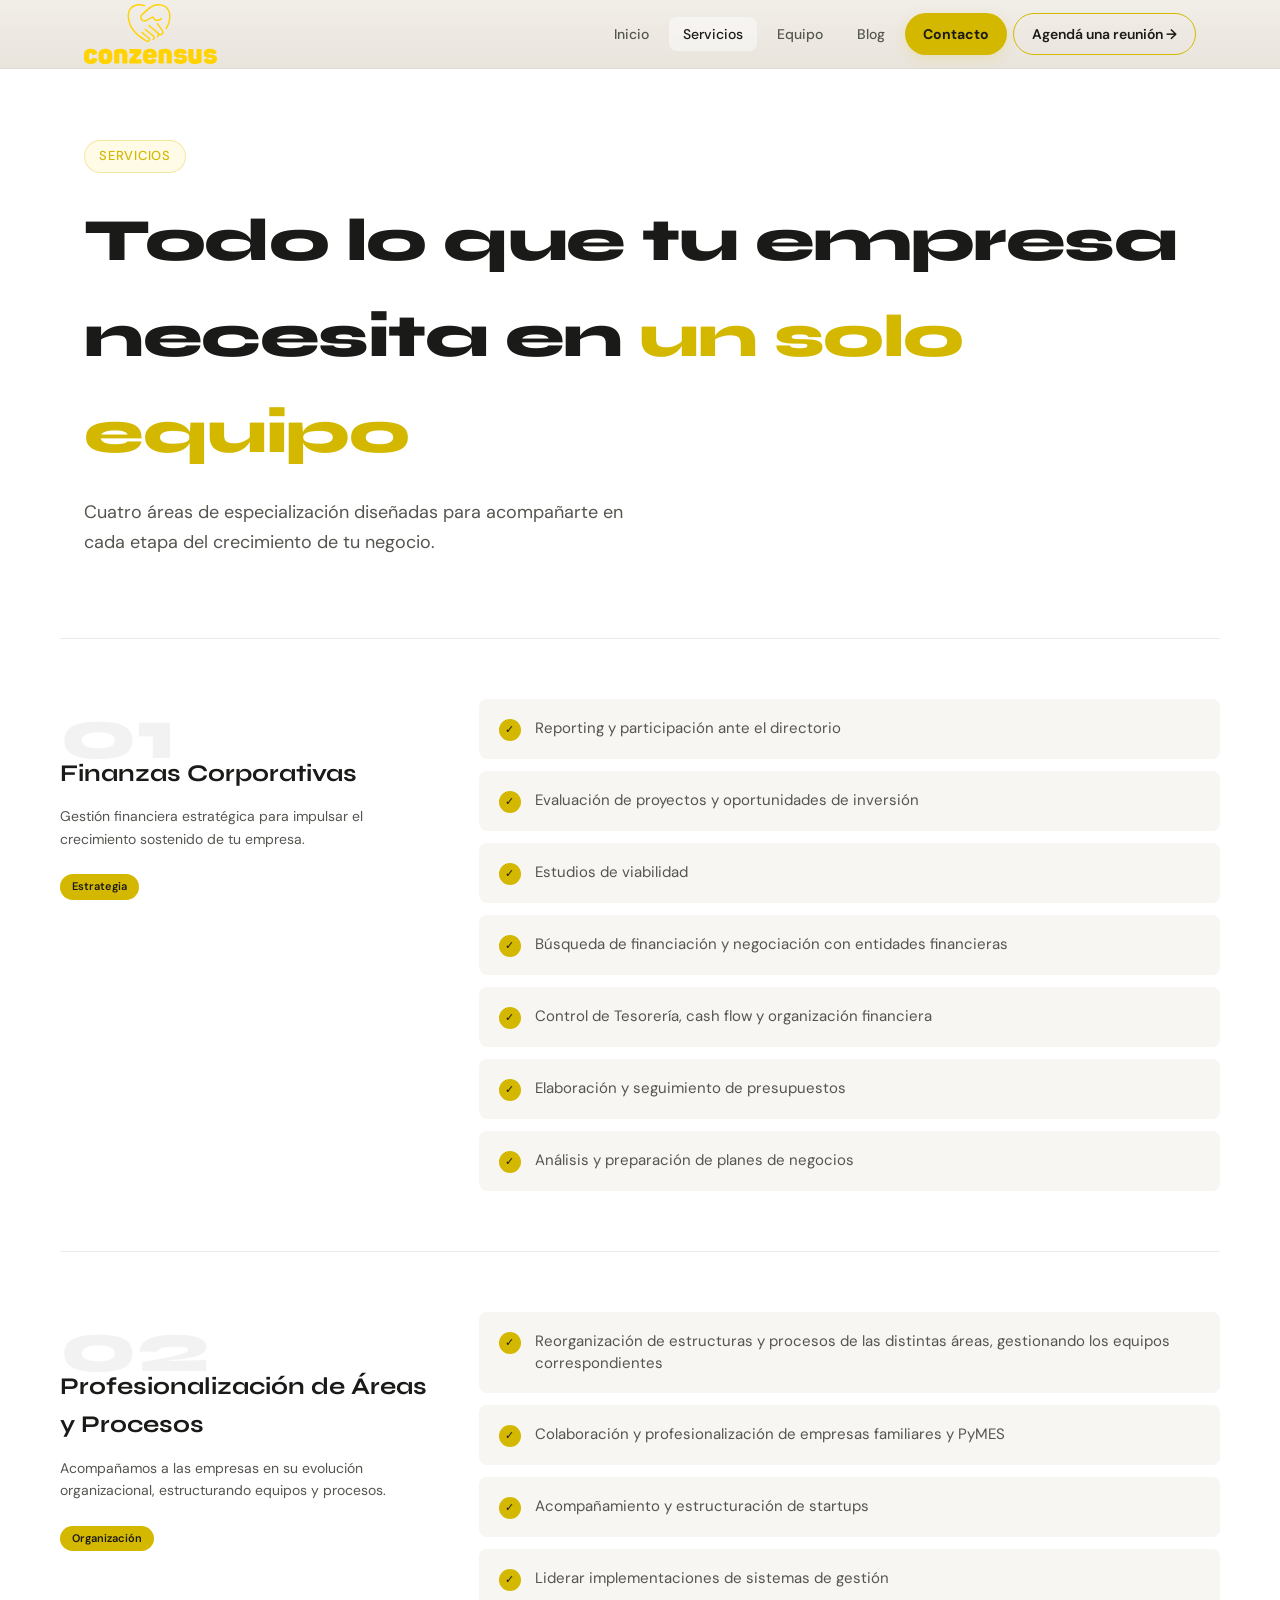
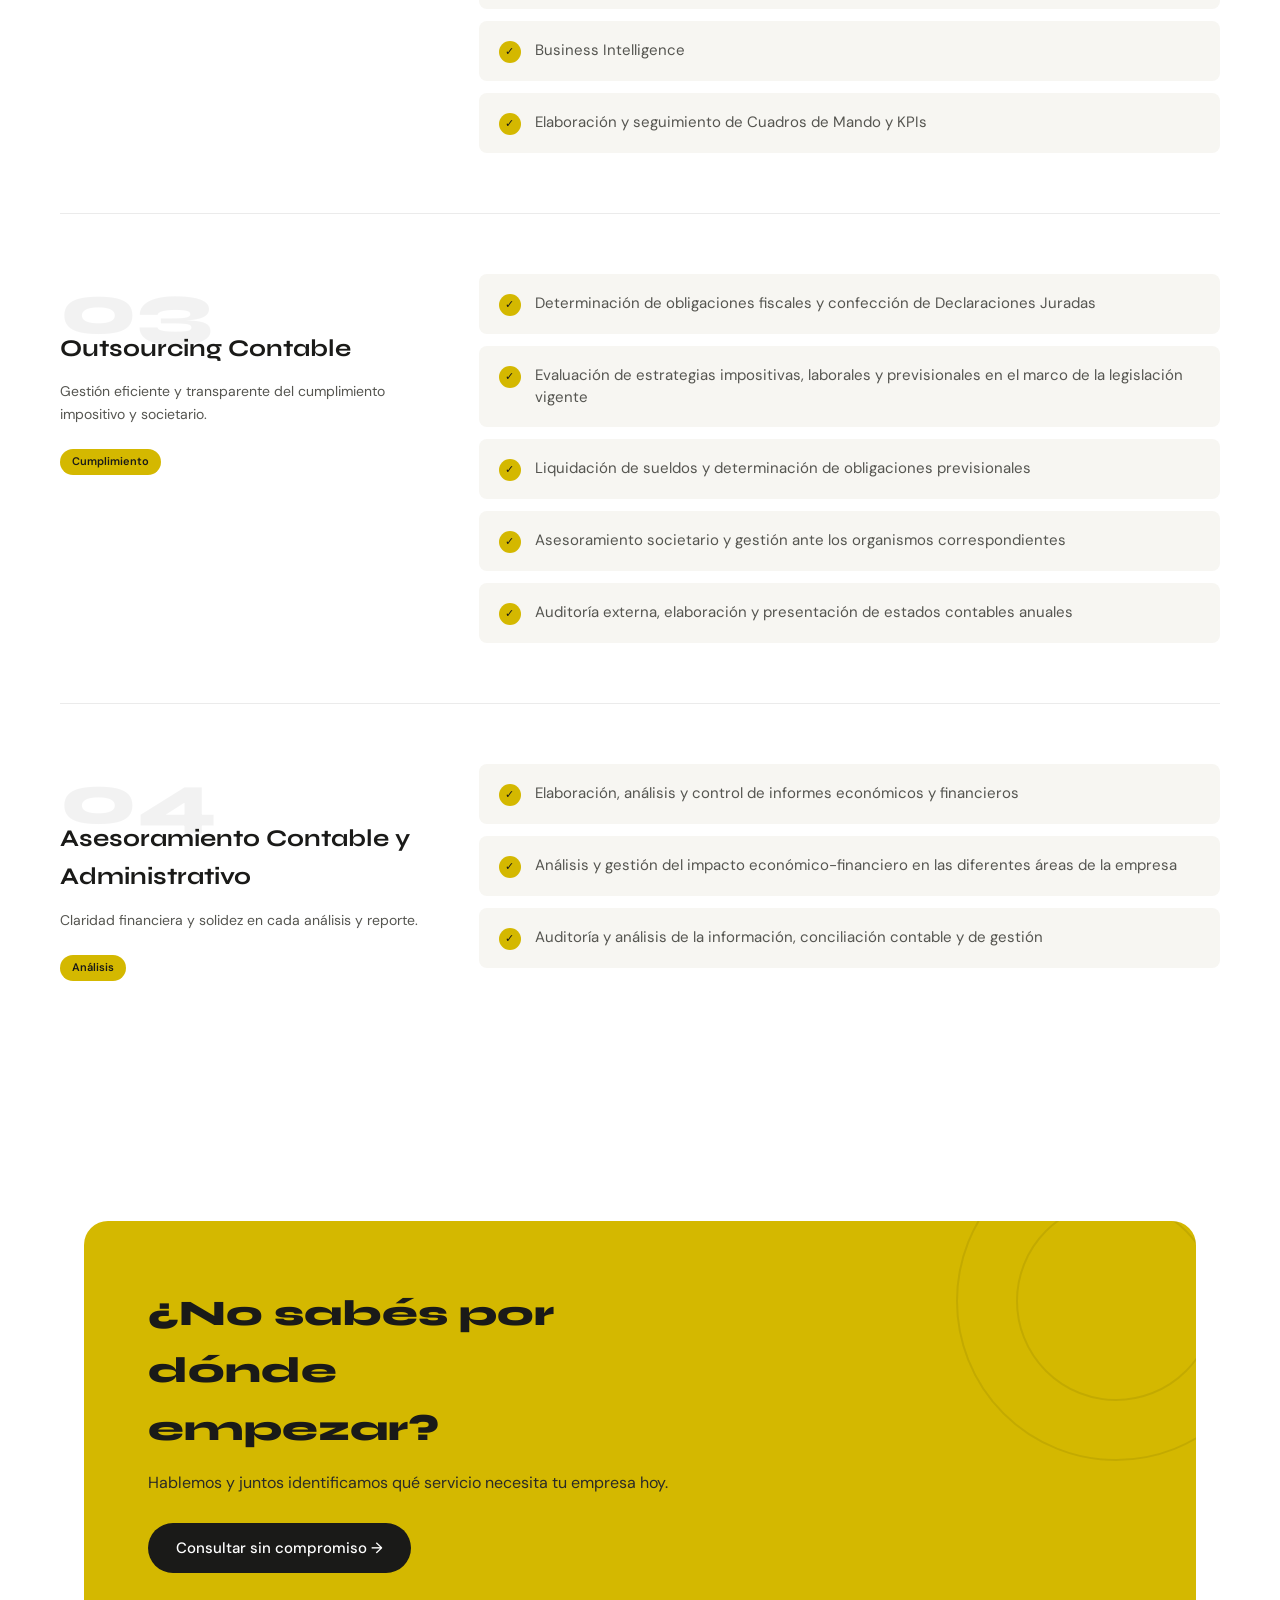
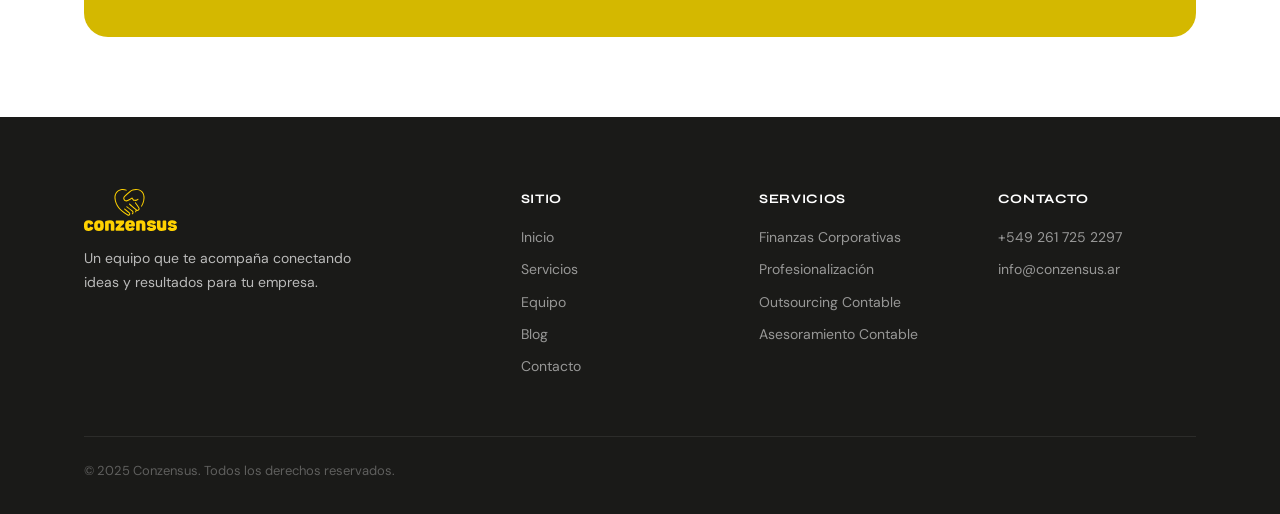
<file: servicios.html>
<!DOCTYPE html>
<html lang="es">
<head>
<meta charset="UTF-8">
<meta name="viewport" content="width=device-width, initial-scale=1.0">
<title>Servicios — Conzensus</title>
<link rel="preconnect" href="https://fonts.googleapis.com">
<link rel="preconnect" href="https://fonts.gstatic.com" crossorigin>
<link href="https://fonts.googleapis.com/css2?family=Syne:wght@400;600;700;800&family=DM+Sans:ital,wght@0,300;0,400;0,500;1,300&display=swap" rel="stylesheet" crossorigin="anonymous">
<link rel="stylesheet" href="styles.css">
</head>
<body>

<nav class="nav" id="nav">
  <div class="nav-inner">
    <a href="index.html" class="logo logo-full">
    <img src="img/logo-conzensus.svg" alt="Conzensus" class="logo-full-mark">
    </a>
    <button class="hamburger" id="hamburger"><span></span><span></span><span></span></button>
    <ul class="nav-links" id="nav-links">
      <li><a href="index.html" class="nav-link">Inicio</a></li>
      <li><a href="servicios.html" class="nav-link active">Servicios</a></li>
      <li><a href="equipo.html" class="nav-link">Equipo</a></li>
      <li><a href="blog.html" class="nav-link">Blog</a></li>
      <!-- CTA principal -->
      <li><a href="contacto.html" class="nav-link nav-cta">Contacto</a></li>
      <!-- CTA secundario -->
      <li><a href="contacto.html#agenda" class="nav-link nav-cta-secondary">
      Agendá una reunión →
      </a></li>
    </ul>
  </div>
</nav>

<main>
  <div class="page-hero">
    <div class="section-tag">Servicios</div>
    <h1>Todo lo que tu empresa<br>necesita en <em style="font-style:normal;color:#D4B800">un solo equipo</em></h1>
    <p>Cuatro áreas de especialización diseñadas para acompañarte en cada etapa del crecimiento de tu negocio.</p>
  </div>

  <div class="container services-full">
    <div class="service-section" id="finanzas">
      <div class="service-section-inner">
        <div class="ss-label">
          <div class="ss-num">01</div>
          <h3 class="ss-title">Finanzas Corporativas</h3>
          <p style="font-size:14px;color:var(--mid);margin-bottom:12px">Gestión financiera estratégica para impulsar el crecimiento sostenido de tu empresa.</p>
          <span class="ss-badge">Estrategia</span>
        </div>
        <div class="ss-items">
          <div class="ss-item"><div class="ss-check">✓</div><p>Reporting y participación ante el directorio</p></div>
          <div class="ss-item"><div class="ss-check">✓</div><p>Evaluación de proyectos y oportunidades de inversión</p></div>
          <div class="ss-item"><div class="ss-check">✓</div><p>Estudios de viabilidad</p></div>
          <div class="ss-item"><div class="ss-check">✓</div><p>Búsqueda de financiación y negociación con entidades financieras</p></div>
          <div class="ss-item"><div class="ss-check">✓</div><p>Control de Tesorería, cash flow y organización financiera</p></div>
          <div class="ss-item"><div class="ss-check">✓</div><p>Elaboración y seguimiento de presupuestos</p></div>
          <div class="ss-item"><div class="ss-check">✓</div><p>Análisis y preparación de planes de negocios</p></div>
        </div>
      </div>
    </div>

    <div class="service-section" id="procesos">
      <div class="service-section-inner">
        <div class="ss-label">
          <div class="ss-num">02</div>
          <h3 class="ss-title">Profesionalización de Áreas y Procesos</h3>
          <p style="font-size:14px;color:var(--mid);margin-bottom:12px">Acompañamos a las empresas en su evolución organizacional, estructurando equipos y procesos.</p>
          <span class="ss-badge">Organización</span>
        </div>
        <div class="ss-items">
          <div class="ss-item"><div class="ss-check">✓</div><p>Reorganización de estructuras y procesos de las distintas áreas, gestionando los equipos correspondientes</p></div>
          <div class="ss-item"><div class="ss-check">✓</div><p>Colaboración y profesionalización de empresas familiares y PyMES</p></div>
          <div class="ss-item"><div class="ss-check">✓</div><p>Acompañamiento y estructuración de startups</p></div>
          <div class="ss-item"><div class="ss-check">✓</div><p>Liderar implementaciones de sistemas de gestión</p></div>
          <div class="ss-item"><div class="ss-check">✓</div><p>Business Intelligence</p></div>
          <div class="ss-item"><div class="ss-check">✓</div><p>Elaboración y seguimiento de Cuadros de Mando y KPIs</p></div>
        </div>
      </div>
    </div>

    <div class="service-section" id="outsourcing">
      <div class="service-section-inner">
        <div class="ss-label">
          <div class="ss-num">03</div>
          <h3 class="ss-title">Outsourcing Contable</h3>
          <p style="font-size:14px;color:var(--mid);margin-bottom:12px">Gestión eficiente y transparente del cumplimiento impositivo y societario.</p>
          <span class="ss-badge">Cumplimiento</span>
        </div>
        <div class="ss-items">
          <div class="ss-item"><div class="ss-check">✓</div><p>Determinación de obligaciones fiscales y confección de Declaraciones Juradas</p></div>
          <div class="ss-item"><div class="ss-check">✓</div><p>Evaluación de estrategias impositivas, laborales y previsionales en el marco de la legislación vigente</p></div>
          <div class="ss-item"><div class="ss-check">✓</div><p>Liquidación de sueldos y determinación de obligaciones previsionales</p></div>
          <div class="ss-item"><div class="ss-check">✓</div><p>Asesoramiento societario y gestión ante los organismos correspondientes</p></div>
          <div class="ss-item"><div class="ss-check">✓</div><p>Auditoría externa, elaboración y presentación de estados contables anuales</p></div>
        </div>
      </div>
    </div>

    <div class="service-section" id="asesoramiento">
      <div class="service-section-inner">
        <div class="ss-label">
          <div class="ss-num">04</div>
          <h3 class="ss-title">Asesoramiento Contable y Administrativo</h3>
          <p style="font-size:14px;color:var(--mid);margin-bottom:12px">Claridad financiera y solidez en cada análisis y reporte.</p>
          <span class="ss-badge">Análisis</span>
        </div>
        <div class="ss-items">
          <div class="ss-item"><div class="ss-check">✓</div><p>Elaboración, análisis y control de informes económicos y financieros</p></div>
          <div class="ss-item"><div class="ss-check">✓</div><p>Análisis y gestión del impacto económico-financiero en las diferentes áreas de la empresa</p></div>
          <div class="ss-item"><div class="ss-check">✓</div><p>Auditoría y análisis de la información, conciliación contable y de gestión</p></div>
        </div>
      </div>
    </div>
  </div>

  <section class="cta-section">
    <div class="container">
      <div class="cta-box">
        <div class="cta-content">
          <h2>¿No sabés por dónde empezar?</h2>
          <p>Hablemos y juntos identificamos qué servicio necesita tu empresa hoy.</p>
          <a href="contacto.html" class="btn btn-dark">Consultar sin compromiso →</a>
        </div>
        <div class="cta-deco">
          <div class="cta-circle c1"></div>
          <div class="cta-circle c2"></div>
        </div>
      </div>
    </div>
  </section>
</main>

<footer class="footer">
  <div class="container">
    <div class="footer-grid">
      <div class="footer-brand">
        <a href="index.html" class="logo logo-full">
        <img src="img/logo-conzensus.svg" alt="Conzensus" class="logo-full-mark">
        </a>
        <p>Un equipo que te acompaña conectando ideas y resultados para tu empresa.</p>
      </div>
      <div class="footer-links"><h5>Sitio</h5><a href="index.html">Inicio</a><a href="servicios.html">Servicios</a><a href="equipo.html">Equipo</a><a href="blog.html">Blog</a><a href="contacto.html">Contacto</a></div>
      <div class="footer-links"><h5>Servicios</h5><a href="#finanzas">Finanzas Corporativas</a><a href="#procesos">Profesionalización</a><a href="#outsourcing">Outsourcing Contable</a><a href="#asesoramiento">Asesoramiento Contable</a></div>
      <div class="footer-contact"><h5>Contacto</h5><a href="tel:+5492617252297">+549 261 725 2297</a><a href="mailto:info@conzensus.ar">info@conzensus.ar</a></div>
    </div>
    <div class="footer-bottom"><span>© 2025 Conzensus. Todos los derechos reservados.</span></div>
  </div>
</footer>
<script src="scripts.js"></script>
</body>
</html>
</file>
<file: styles.css>
@import url('https://fonts.googleapis.com/css2?family=Syne:wght@400;600;700;800&family=DM+Sans:ital,wght@0,300;0,400;0,500;1,300&display=swap');

*, *::before, *::after { box-sizing: border-box; margin: 0; padding: 0; }

html {
  scroll-behavior: smooth;
  overflow-x: hidden;
  max-width: 100%;
}

body {
  font-family: var(--font-body);
  font-size: 16px;
  color: var(--dark);
  background: var(--white);
  line-height: 1.6;
  overflow-x: hidden;
  max-width: 100vw;
  position: relative;
}

:root {
  --yellow: #D4B800;
  --yellow-light: #F5E860;
  --yellow-bg: #FFFBE6;
  --dark: #1a1a18;
  --dark-2: #2a2a26;
  --mid: #555550;
  --light: #f7f6f2;
  --white: #ffffff;
  --border: rgba(0,0,0,0.08);
  --font-display: 'Syne', sans-serif;
  --font-body: 'DM Sans', sans-serif;
  --radius: 16px;
  --radius-sm: 8px;
  --shadow: 0 4px 24px rgba(0,0,0,0.07);
  --shadow-lg: 0 16px 48px rgba(0,0,0,0.12);
}

a { color: inherit; text-decoration: none; }
img { max-width: 100%; display: block; }

.container { max-width: 1160px; margin: 0 auto; padding: 0 24px; }

.section-tag {
  display: inline-flex;
  align-items: center;
  gap: 8px;
  font-family: var(--font-body);
  font-size: 13px;
  font-weight: 500;
  letter-spacing: 0.06em;
  text-transform: uppercase;
  color: var(--yellow);
  background: var(--yellow-bg);
  border: 1px solid rgba(212,184,0,0.3);
  padding: 5px 14px;
  border-radius: 100px;
  margin-bottom: 20px;
}

.section-tag.center {
  display: flex;
  justify-content: center;
  margin-bottom: 32px;
}

.section-title {
  font-family: var(--font-display);
  font-size: clamp(28px, 4vw, 44px);
  font-weight: 700;
  line-height: 1.15;
  color: var(--dark);
  margin-bottom: 20px;
}

.section-title em { font-style: normal; color: var(--yellow); }

.section-header { margin-bottom: 48px; }

.section-header.spread {
  display: flex;
  justify-content: space-between;
  align-items: flex-end;
  flex-wrap: wrap;
  gap: 16px;
}

.body-text {
  color: var(--mid);
  line-height: 1.75;
  margin-bottom: 16px;
  font-size: 16px;
}

.btn {
  display: inline-flex;
  align-items: center;
  gap: 8px;
  font-family: var(--font-body);
  font-size: 15px;
  font-weight: 500;
  padding: 13px 28px;
  border-radius: 100px;
  cursor: pointer;
  transition: all 0.2s ease;
  border: none;
  white-space: nowrap;
}

.btn-primary {
  background: var(--yellow);
  color: var(--dark);
}

.btn-primary:hover {
  background: var(--yellow-light);
  transform: translateY(-1px);
}

.btn-ghost {
  background: transparent;
  color: var(--dark);
  border: 1.5px solid var(--border);
}

.btn-ghost:hover {
  border-color: var(--dark);
  background: var(--light);
}

.btn-outline {
  background: transparent;
  color: var(--dark);
  border: 1.5px solid var(--dark);
  font-size: 14px;
  padding: 10px 22px;
}

.btn-outline:hover {
  background: var(--dark);
  color: var(--white);
}

.btn-dark {
  background: var(--dark);
  color: var(--white);
}

.btn-dark:hover {
  background: var(--dark-2);
  transform: translateY(-1px);
}

/* NAV */
.nav {
  position: fixed;
  top: 0;
  left: 0;
  right: 0;
  z-index: 100;
  background: linear-gradient(
    180deg,
    rgba(241,237,231,0.96) 0%,
    rgba(232,227,219,0.96) 100%
  );
  backdrop-filter: blur(14px);
  border-bottom: 1px solid rgba(0,0,0,0.08);
  transition: box-shadow 0.3s, background 0.3s;
}

.nav::before {
  content: "";
  position: absolute;
  inset: 0;
  pointer-events: none;
  opacity: 0.04;
  background-image: radial-gradient(rgba(0,0,0,0.07) 0.7px, transparent 0.7px);
  background-size: 14px 14px;
}

.nav.scrolled {
  box-shadow: var(--shadow);
  background: linear-gradient(
    180deg,
    rgba(241,237,231,0.98) 0%,
    rgba(232,227,219,0.98) 100%
  );
}

.nav-inner {
  max-width: 1160px;
  margin: 0 auto;
  padding: 0 24px;
  height: 68px;
  display: flex;
  align-items: center;
  justify-content: space-between;
  position: relative;
  z-index: 1;
}

.logo {
  display: flex;
  align-items: center;
  gap: 10px;
  font-family: var(--font-display);
  font-size: 20px;
  font-weight: 800;
  color: var(--dark);
  letter-spacing: -0.5px;
}

.logo.logo-full {
  display: flex;
  align-items: center;
}

.logo-full-mark {
  display: block;
  height: 60px;
  width: auto;
}

.nav-links {
  list-style: none;
  display: flex;
  align-items: center;
  gap: 6px;
}

.nav-link {
  font-size: 14px;
  font-weight: 500;
  color: var(--mid);
  padding: 8px 14px;
  border-radius: 8px;
  transition: all 0.15s;
}

.nav-link:hover,
.nav-link.active {
  color: var(--dark);
  background: rgba(255,255,255,0.45);
}

/* CTA principal: Contacto */
.nav-cta {
  display: inline-flex;
  align-items: center;
  justify-content: center;
  min-height: 42px;
  padding: 0 18px !important;
  border-radius: 999px !important;
  background: var(--yellow) !important;
  color: var(--dark) !important;
  font-weight: 700;
  box-shadow: 0 4px 14px rgba(212,184,0,0.18);
}

.nav-cta:hover {
  background: var(--yellow-light) !important;
  transform: translateY(-1px);
}

/* CTA secundario: Agenda outline */
.nav-cta-secondary {
  display: inline-flex;
  align-items: center;
  justify-content: center;
  min-height: 42px;
  padding: 0 18px !important;
  border-radius: 999px !important;
  border: 1.8px solid var(--yellow);
  background: transparent !important;
  color: var(--dark) !important;
  font-weight: 600;
  white-space: nowrap;
}

.nav-cta-secondary:hover {
  background: rgba(212,184,0,0.10) !important;
  border-color: var(--yellow);
  transform: translateY(-1px);
}

.hamburger {
  display: none;
  flex-direction: column;
  gap: 5px;
  background: none;
  border: none;
  cursor: pointer;
  padding: 8px;
}

.hamburger span {
  display: block;
  width: 22px;
  height: 2px;
  background: var(--dark);
  border-radius: 2px;
  transition: all 0.3s;
}

/* HERO */
.hero {
  min-height: 100vh;
  padding-top: 68px;
  display: grid;
  grid-template-columns: 1fr 1fr;
  align-items: center;
  max-width: 1160px;
  margin: 0 auto;
  padding-left: 24px;
  padding-right: 24px;
  gap: 48px;
  position: relative;
}

.hero-bg {
  position: fixed;
  top: 0;
  left: 0;
  width: 100vw;
  height: 100vh;
  z-index: -1;
  pointer-events: none;
  overflow: hidden;
}

.hero-blob {
  position: absolute;
  border-radius: 50%;
  filter: blur(80px);
  opacity: 0.35;
}

.blob-1 { width: 500px; height: 500px; background: var(--yellow); top: -100px; right: -100px; }
.blob-2 { width: 300px; height: 300px; background: #ffeaa0; bottom: 100px; left: -50px; }

.hero-grid {
  position: absolute;
  inset: 0;
  background-image:
    linear-gradient(rgba(0,0,0,0.04) 1px, transparent 1px),
    linear-gradient(90deg, rgba(0,0,0,0.04) 1px, transparent 1px);
  background-size: 48px 48px;
}

.hero-inner { padding: 80px 0; }

.hero-tag {
  display: inline-flex;
  align-items: center;
  gap: 8px;
  font-size: 13px;
  font-weight: 500;
  color: var(--mid);
  margin-bottom: 28px;
}

.dot {
  width: 8px;
  height: 8px;
  background: #4caf50;
  border-radius: 50%;
  box-shadow: 0 0 0 3px rgba(76,175,80,0.2);
  animation: pulse 2s infinite;
}

@keyframes pulse {
  0%, 100% { box-shadow: 0 0 0 3px rgba(76,175,80,0.2); }
  50% { box-shadow: 0 0 0 6px rgba(76,175,80,0.1); }
}

.hero-title {
  font-family: var(--font-display);
  font-size: clamp(36px, 5vw, 68px);
  font-weight: 800;
  line-height: 1.05;
  letter-spacing: -2px;
  color: var(--dark);
  margin-bottom: 24px;
}

.hero-title em { font-style: normal; color: var(--yellow); }

.hero-sub {
  font-size: 18px;
  color: var(--mid);
  max-width: 460px;
  line-height: 1.7;
  margin-bottom: 36px;
}

.hero-actions {
  display: flex;
  gap: 12px;
  flex-wrap: wrap;
  margin-bottom: 56px;
}

.hero-stats {
  display: flex;
  align-items: center;
  gap: 24px;
  flex-wrap: wrap;
}

.stat-num {
  display: block;
  font-family: var(--font-display);
  font-size: 28px;
  font-weight: 700;
  color: var(--dark);
}

.stat-label {
  display: block;
  font-size: 12px;
  color: var(--mid);
  max-width: 100px;
  line-height: 1.3;
}

.stat-divider {
  width: 1px;
  height: 40px;
  background: var(--border);
}

.hero-visual {
  position: relative;
  height: 500px;
  display: flex;
  align-items: center;
  justify-content: center;
  overflow: hidden;
}

.hero-circle {
  width: 280px;
  height: 280px;
  animation: spin 30s linear infinite;
  flex-shrink: 0;
}

@keyframes spin { to { transform: rotate(360deg); } }

.card-float {
  position: absolute;
  background: var(--white);
  border: 1px solid var(--border);
  border-radius: var(--radius);
  padding: 14px 18px;
  display: flex;
  align-items: center;
  gap: 12px;
  box-shadow: var(--shadow);
  min-width: 200px;
  max-width: 240px;
  animation: float 4s ease-in-out infinite;
}

.card-f1 { top: 60px; right: 0; animation-delay: 0s; }
.card-f2 { bottom: 120px; right: 0; animation-delay: 1.5s; }
.card-f3 { top: 220px; left: 0; animation-delay: 0.8s; }

@keyframes float {
  0%, 100% { transform: translateY(0); }
  50% { transform: translateY(-8px); }
}

.cf-icon { font-size: 22px; flex-shrink: 0; }
.cf-title { font-family: var(--font-display); font-size: 13px; font-weight: 600; }
.cf-sub { font-size: 11px; color: var(--mid); margin-top: 2px; }

/* ABOUT */
.about { padding: 100px 0; background: var(--light); }

.about-grid {
  display: grid;
  grid-template-columns: 1fr 1fr;
  gap: 64px;
  align-items: center;
}

.about-left { max-width: 480px; }

.values-grid {
  display: grid;
  grid-template-columns: 1fr 1fr;
  gap: 16px;
}

.value-card {
  background: var(--white);
  border: 1px solid var(--border);
  border-radius: var(--radius);
  padding: 24px 20px;
  transition: transform 0.2s, box-shadow 0.2s;
}

.value-card:hover {
  transform: translateY(-4px);
  box-shadow: var(--shadow);
}

.value-card.accent {
  background: var(--yellow);
  border-color: var(--yellow);
}

.value-icon {
  font-size: 24px;
  display: block;
  margin-bottom: 12px;
}

.value-card h4 {
  font-family: var(--font-display);
  font-size: 15px;
  font-weight: 700;
  margin-bottom: 6px;
}

.value-card p {
  font-size: 13px;
  color: var(--mid);
  line-height: 1.5;
}

.value-card.accent p { color: var(--dark-2); }

/* SERVICES */
.services-preview { padding: 100px 0; }

.services-grid {
  display: grid;
  grid-template-columns: repeat(2, 1fr);
  gap: 16px;
  margin-bottom: 40px;
}

.service-card {
  display: flex;
  align-items: center;
  gap: 20px;
  background: var(--white);
  border: 1px solid var(--border);
  border-radius: var(--radius);
  padding: 28px 24px;
  transition: all 0.2s;
  cursor: pointer;
}

.service-card:hover {
  border-color: var(--yellow);
  box-shadow: 0 0 0 3px rgba(212,184,0,0.1);
  transform: translateY(-2px);
}

.service-card.sc-yellow {
  background: var(--yellow);
  border-color: var(--yellow);
}

.sc-number {
  font-family: var(--font-display);
  font-size: 36px;
  font-weight: 800;
  color: rgba(0,0,0,0.08);
  line-height: 1;
  flex-shrink: 0;
  width: 48px;
}

.sc-yellow .sc-number { color: rgba(0,0,0,0.12); }

.sc-content {
  flex: 1;
  min-width: 0;
}

.sc-content h3 {
  font-family: var(--font-display);
  font-size: 17px;
  font-weight: 700;
  margin-bottom: 6px;
}

.sc-content p {
  font-size: 13px;
  color: var(--mid);
  line-height: 1.5;
}

.sc-yellow .sc-content p { color: var(--dark-2); }

.sc-arrow {
  font-size: 18px;
  color: var(--mid);
  flex-shrink: 0;
  transition: transform 0.2s;
}

.service-card:hover .sc-arrow {
  transform: translateX(4px);
  color: var(--dark);
}

.services-cta { text-align: center; }

/* CLIENTS */
.clients {
  padding: 60px 0;
  border-top: 1px solid var(--border);
  border-bottom: 1px solid var(--border);
}

.clients-strip {
  display: flex;
  flex-wrap: wrap;
  justify-content: center;
  align-items: center;
  gap: 12px 0;
}

.client-name {
  font-family: var(--font-display);
  font-size: 14px;
  font-weight: 600;
  color: var(--mid);
  padding: 0 20px;
  transition: color 0.2s;
}

.client-name:hover { color: var(--dark); }

.client-dot {
  width: 4px;
  height: 4px;
  background: var(--yellow);
  border-radius: 50%;
  flex-shrink: 0;
}

/* BLOG */
.blog-preview { padding: 100px 0; background: var(--light); }

.blog-grid {
  display: grid;
  grid-template-columns: 2fr 1fr 1fr;
  gap: 20px;
}

.blog-card {
  background: var(--white);
  border: 1px solid var(--border);
  border-radius: var(--radius);
  padding: 28px 24px;
  display: flex;
  flex-direction: column;
  gap: 12px;
  transition: transform 0.2s, box-shadow 0.2s;
}

.blog-card:hover {
  transform: translateY(-4px);
  box-shadow: var(--shadow);
}

.blog-featured {
  background: var(--dark);
  border-color: var(--dark);
  color: var(--white);
}

.bc-tag {
  display: inline-block;
  font-size: 11px;
  font-weight: 600;
  letter-spacing: 0.05em;
  text-transform: uppercase;
  background: var(--yellow);
  color: var(--dark);
  padding: 4px 10px;
  border-radius: 100px;
  width: fit-content;
}

.blog-card h3 {
  font-family: var(--font-display);
  font-size: 18px;
  font-weight: 700;
  line-height: 1.3;
}

.blog-featured h3 { font-size: 22px; }

.blog-card p {
  font-size: 14px;
  color: var(--mid);
  line-height: 1.6;
  flex: 1;
}

.blog-featured p { color: rgba(255,255,255,0.65); }

.bc-meta {
  display: flex;
  justify-content: space-between;
  align-items: center;
  margin-top: auto;
}

.bc-meta span {
  font-size: 12px;
  color: var(--mid);
}

.blog-featured .bc-meta span { color: rgba(255,255,255,0.4); }

.bc-read {
  font-size: 13px;
  font-weight: 500;
  color: var(--yellow);
}

.bc-read:hover { text-decoration: underline; }

/* CTA */
.cta-section { padding: 80px 0; }

.cta-box {
  background: var(--yellow);
  border-radius: 24px;
  padding: 64px;
  display: flex;
  justify-content: space-between;
  align-items: center;
  gap: 32px;
  overflow: hidden;
  position: relative;
}

.cta-content { position: relative; z-index: 1; }

.cta-content h2 {
  font-family: var(--font-display);
  font-size: clamp(24px, 3vw, 36px);
  font-weight: 800;
  margin-bottom: 12px;
  max-width: 480px;
}

.cta-content p {
  color: var(--dark-2);
  font-size: 16px;
  margin-bottom: 28px;
}

.cta-circle {
  position: absolute;
  border-radius: 50%;
  border: 2px solid rgba(0,0,0,0.08);
}

.c1 { width: 320px; height: 320px; top: -80px; right: -80px; }
.c2 { width: 200px; height: 200px; top: -20px; right: -20px; }

/* FOOTER */
.footer {
  background: var(--dark);
  color: rgba(255,255,255,0.7);
  padding: 72px 0 32px;
}

.footer .logo { color: var(--white); margin-bottom: 16px; }

.footer .logo-full-mark { height: 42px; }

.footer-grid {
  display: grid;
  grid-template-columns: 2fr 1fr 1fr 1fr;
  gap: 40px;
  margin-bottom: 48px;
}

.footer-brand p {
  font-size: 14px;
  line-height: 1.7;
  max-width: 280px;
}

.footer-links h5,
.footer-contact h5 {
  font-family: var(--font-display);
  font-size: 13px;
  font-weight: 700;
  color: var(--white);
  letter-spacing: 0.05em;
  text-transform: uppercase;
  margin-bottom: 16px;
}

.footer-links a,
.footer-contact a {
  display: block;
  font-size: 14px;
  color: rgba(255,255,255,0.55);
  margin-bottom: 10px;
  transition: color 0.2s;
}

.footer-links a:hover,
.footer-contact a:hover { color: var(--yellow); }

.footer-bottom {
  border-top: 1px solid rgba(255,255,255,0.08);
  padding-top: 24px;
  font-size: 13px;
  color: rgba(255,255,255,0.3);
}

/* PAGES */
.page-hero {
  padding: 140px 24px 80px;
  max-width: 1160px;
  margin: 0 auto;
}

.page-hero h1 {
  font-family: var(--font-display);
  font-size: clamp(36px, 5vw, 60px);
  font-weight: 800;
  letter-spacing: -1.5px;
  margin-bottom: 16px;
}

.page-hero p {
  font-size: 18px;
  color: var(--mid);
  max-width: 560px;
  line-height: 1.7;
}

.services-full { padding: 0 0 100px; }

.service-section {
  padding: 60px 0;
  border-top: 1px solid var(--border);
}

.service-section-inner {
  display: grid;
  grid-template-columns: 1fr 2fr;
  gap: 48px;
  align-items: start;
}

.ss-label { position: sticky; top: 100px; }

.ss-num {
  font-family: var(--font-display);
  font-size: 72px;
  font-weight: 800;
  color: rgba(0,0,0,0.05);
  line-height: 1;
  margin-bottom: -16px;
}

.ss-title {
  font-family: var(--font-display);
  font-size: 24px;
  font-weight: 700;
  margin-bottom: 12px;
}

.ss-badge {
  display: inline-block;
  background: var(--yellow);
  font-size: 11px;
  font-weight: 600;
  padding: 4px 12px;
  border-radius: 100px;
  margin-top: 12px;
}

.ss-items { display: grid; gap: 12px; }

.ss-item {
  display: flex;
  gap: 14px;
  background: var(--light);
  border-radius: var(--radius-sm);
  padding: 18px 20px;
  transition: background 0.2s;
}

.ss-item:hover { background: var(--yellow-bg); }

.ss-check {
  width: 22px;
  height: 22px;
  background: var(--yellow);
  border-radius: 50%;
  display: flex;
  align-items: center;
  justify-content: center;
  font-size: 11px;
  flex-shrink: 0;
  margin-top: 2px;
}

.ss-item p {
  font-size: 15px;
  color: var(--mid);
  line-height: 1.5;
}

.team-grid {
  display: grid;
  grid-template-columns: repeat(3, 1fr);
  gap: 24px;
  padding-bottom: 100px;
}

.team-card {
  border: 1px solid var(--border);
  border-radius: var(--radius);
  overflow: hidden;
  transition: transform 0.2s, box-shadow 0.2s;
  background: var(--white);
}

.team-card:hover {
  transform: translateY(-6px);
  box-shadow: var(--shadow-lg);
}

.tc-img {
  height: 280px;
  position: relative;
  overflow: hidden;
  background: var(--light);
}

.tc-img img {
  width: 100%;
  height: 100%;
  object-fit: cover;
  object-position: center;
}

.tc-initials {
  position: absolute;
  font-size: 80px;
  font-family: var(--font-display);
  font-weight: 800;
  color: rgba(0,0,0,0.08);
  user-select: none;
}

.tc-linkedin {
  position: absolute;
  right: 12px;
  bottom: 12px;
  width: 38px;
  height: 38px;
  border-radius: 50%;
  background: var(--yellow);
  color: var(--dark);
  display: flex;
  align-items: center;
  justify-content: center;
  box-shadow: 0 8px 18px rgba(0,0,0,0.16);
  opacity: 0;
  transform: translateY(8px);
  transition: opacity 0.25s ease, transform 0.25s ease, background 0.2s ease;
  z-index: 2;
}

.tc-linkedin:hover { background: var(--yellow-light); }

.tc-img:hover .tc-linkedin,
.team-card:hover .tc-linkedin {
  opacity: 1;
  transform: translateY(0);
}

.tc-linkedin svg {
  width: 16px;
  height: 16px;
  display: block;
  fill: currentColor;
}

.tc-body { padding: 24px; }

.tc-role {
  font-size: 12px;
  font-weight: 600;
  letter-spacing: 0.05em;
  text-transform: uppercase;
  color: var(--yellow);
  margin-bottom: 4px;
}

.tc-name {
  font-family: var(--font-display);
  font-size: 20px;
  font-weight: 700;
  margin-bottom: 12px;
}

.tc-bio {
  font-size: 14px;
  color: var(--mid);
  line-height: 1.6;
}

.blog-full { padding: 0 0 100px; }

.blog-cats {
  display: flex;
  gap: 8px;
  flex-wrap: wrap;
  margin-bottom: 40px;
}

.blog-cat {
  font-size: 13px;
  font-weight: 500;
  padding: 7px 16px;
  border-radius: 100px;
  border: 1px solid var(--border);
  cursor: pointer;
  transition: all 0.15s;
  background: var(--white);
  font-family: var(--font-body);
}

.blog-cat:hover,
.blog-cat.active {
  background: var(--dark);
  color: var(--white);
  border-color: var(--dark);
}

.blog-full-grid {
  display: grid;
  grid-template-columns: repeat(3, 1fr);
  gap: 24px;
}

.blog-full-card {
  border: 1px solid var(--border);
  border-radius: var(--radius);
  overflow: hidden;
  transition: transform 0.2s, box-shadow 0.2s;
}

.blog-full-card:hover {
  transform: translateY(-4px);
  box-shadow: var(--shadow);
}

.bfc-thumb {
  height: 180px;
  background: var(--light);
  display: flex;
  align-items: center;
  justify-content: center;
  font-size: 40px;
}

.bfc-body { padding: 20px; }

.bfc-body .bc-tag { margin-bottom: 12px; }

.bfc-body h3 {
  font-family: var(--font-display);
  font-size: 18px;
  font-weight: 700;
  margin-bottom: 8px;
  line-height: 1.3;
}

.bfc-body p {
  font-size: 13px;
  color: var(--mid);
  line-height: 1.6;
  margin-bottom: 16px;
}

.bfc-foot {
  display: flex;
  justify-content: space-between;
  align-items: center;
  padding-top: 12px;
  border-top: 1px solid var(--border);
}

.bfc-date { font-size: 12px; color: var(--mid); }

.contact-grid {
  display: grid;
  grid-template-columns: 1fr 1.4fr;
  gap: 64px;
  padding-bottom: 100px;
  align-items: start;
}

.contact-info h2 {
  font-family: var(--font-display);
  font-size: 28px;
  font-weight: 700;
  margin-bottom: 16px;
}

.contact-info p {
  color: var(--mid);
  line-height: 1.7;
  margin-bottom: 32px;
}

.contact-items {
  display: flex;
  flex-direction: column;
  gap: 20px;
  margin-bottom: 40px;
}

.ci-item {
  display: flex;
  align-items: center;
  gap: 14px;
}

.ci-icon {
  width: 44px;
  height: 44px;
  background: var(--yellow-bg);
  border-radius: 10px;
  display: flex;
  align-items: center;
  justify-content: center;
  font-size: 18px;
  flex-shrink: 0;
}

.ci-label { font-size: 12px; color: var(--mid); }
.ci-val { font-size: 15px; font-weight: 500; }

.contact-form {
  background: var(--light);
  border-radius: var(--radius);
  padding: 40px;
}

.contact-form h3 {
  font-family: var(--font-display);
  font-size: 22px;
  font-weight: 700;
  margin-bottom: 24px;
}

.form-row {
  display: grid;
  grid-template-columns: 1fr 1fr;
  gap: 16px;
}

.form-group {
  display: flex;
  flex-direction: column;
  gap: 8px;
  margin-bottom: 16px;
}

.form-group label {
  font-size: 13px;
  font-weight: 500;
  color: var(--mid);
}

.form-group input,
.form-group select,
.form-group textarea {
  font-family: var(--font-body);
  font-size: 15px;
  padding: 12px 16px;
  border: 1.5px solid var(--border);
  border-radius: var(--radius-sm);
  background: var(--white);
  color: var(--dark);
  outline: none;
  transition: border-color 0.2s;
  width: 100%;
}

.form-group input:focus,
.form-group select:focus,
.form-group textarea:focus {
  border-color: var(--yellow);
}

.form-group textarea {
  resize: vertical;
  min-height: 120px;
}

.form-submit {
  width: 100%;
  padding: 15px;
  font-size: 16px;
  margin-top: 8px;
}

/* Agenda */
#agenda { scroll-margin-top: 110px; }

.agenda-section {
  padding: 20px 0 100px;
  opacity: 0;
  transform: translateY(24px);
  transition: opacity 0.6s ease, transform 0.6s ease;
}

.agenda-section.is-visible {
  opacity: 1;
  transform: translateY(0);
}

.agenda-embed {
  background: var(--white);
  border: 1px solid var(--border);
  border-radius: 24px;
  overflow: hidden;
  box-shadow: var(--shadow);
}

.agenda-embed iframe {
  display: block;
  width: 100%;
  min-height: 700px;
  border: 0;
}

/* RESPONSIVE */
@media (max-width: 960px) {
  .hero {
    grid-template-columns: 1fr;
    min-height: auto;
    padding-top: 120px;
    padding-bottom: 60px;
  }

  .hero-visual { display: none; }
  .about-grid,
  .contact-grid,
  .service-section-inner { grid-template-columns: 1fr; }
  .blog-grid { grid-template-columns: 1fr; }
  .blog-full-grid { grid-template-columns: 1fr 1fr; }
  .team-grid { grid-template-columns: 1fr 1fr; }
  .services-grid { grid-template-columns: 1fr; }
  .footer-grid { grid-template-columns: 1fr 1fr; }
}

@media (max-width: 640px) {
  .nav-links {
    display: none;
    position: absolute;
    top: 68px;
    left: 0;
    right: 0;
    background: linear-gradient(
      180deg,
      rgba(241,237,231,0.98) 0%,
      rgba(232,227,219,0.98) 100%
    );
    flex-direction: column;
    padding: 16px;
    border-bottom: 1px solid var(--border);
    box-shadow: var(--shadow);
    gap: 8px;
  }

  .nav-links.open { display: flex; }

  .hamburger { display: flex; }

  .hero-stats { flex-wrap: wrap; gap: 16px; }

  .cta-box {
    padding: 40px 24px;
    flex-direction: column;
  }

  .form-row { grid-template-columns: 1fr; }
  .blog-full-grid,
  .team-grid { grid-template-columns: 1fr; }
  .footer-grid { grid-template-columns: 1fr; }
  .ss-label { position: static; }
  .hero-title { letter-spacing: -1px; }

  .tc-img { height: 260px; }

  .tc-linkedin {
    opacity: 1;
    transform: translateY(0);
  }

  .logo-full-mark { height: 50px; }

  .nav-cta,
  .nav-cta-secondary {
    width: 100%;
    justify-content: center;
    margin-left: 0 !important;
  }

  #agenda { scroll-margin-top: 90px; }

  .agenda-embed iframe { min-height: 760px; }
}

main, .hero, .page-hero { animation: fadeInUp 0.5s ease both; }

@keyframes fadeInUp {
  from { opacity: 0; transform: translateY(16px); }
  to { opacity: 1; transform: translateY(0); }
}
</file>
